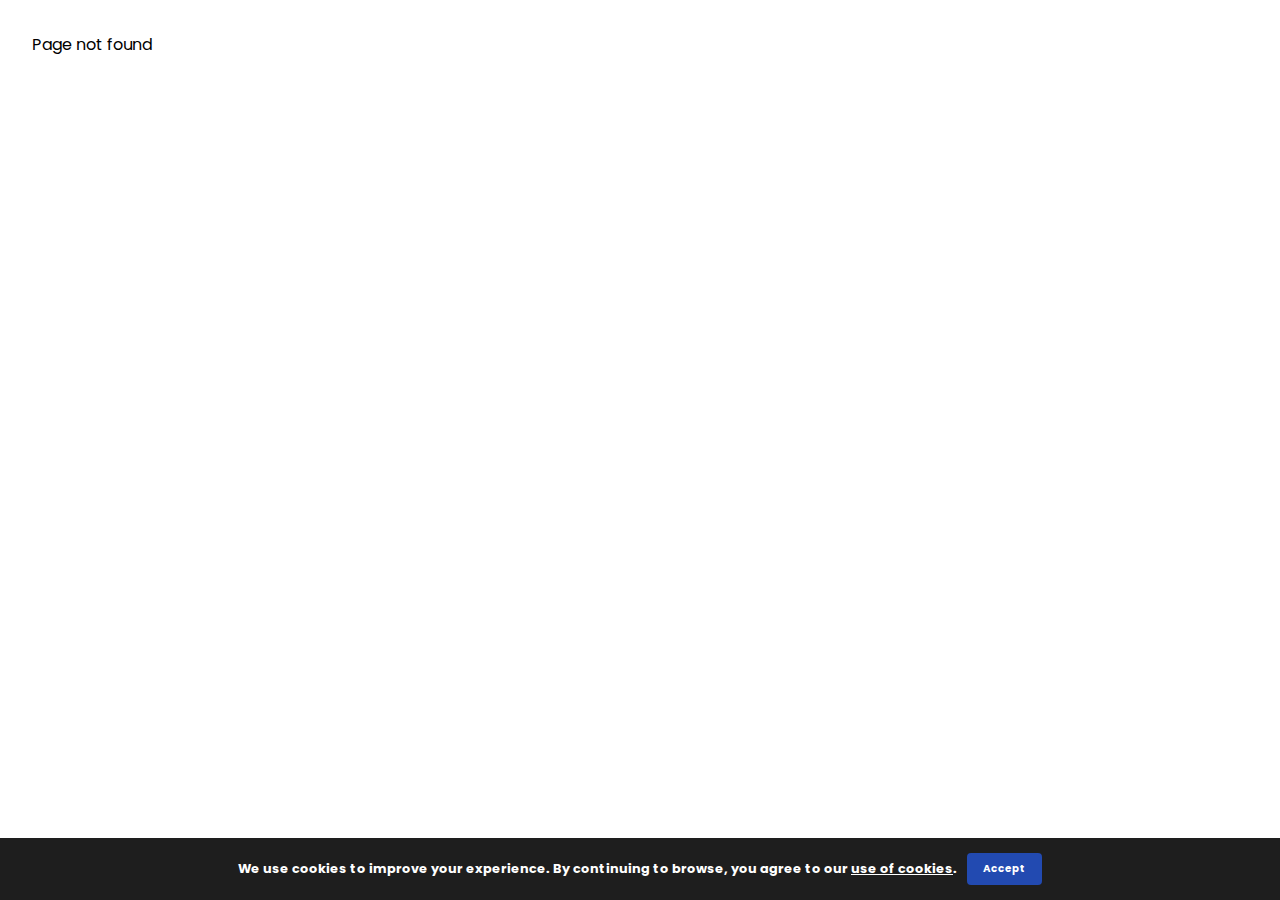
<file: wovlabs_dump/index.html>
<!DOCTYPE html>
<html lang="en">
  <head>
    <meta charset="UTF-8" />
    <title>Wovlabs</title>
    <meta name="viewport" content="width=device-width, initial-scale=1" />
    <link rel="icon" type="image/x-icon" href="pages/favicon.ico" />
    <link rel="stylesheet" href="pages/index-3ce4a0cf.css" />
  </head>
  <body>
    <!--
      Simple shell page to load the built Wovlabs bundle.
      If your app expects a specific root element, update the div id here.
    -->
    <div id="app"></div>
    <script type="module" src="pages/index-f0dacc1e.js"></script>
  </body>
</html>
</file>
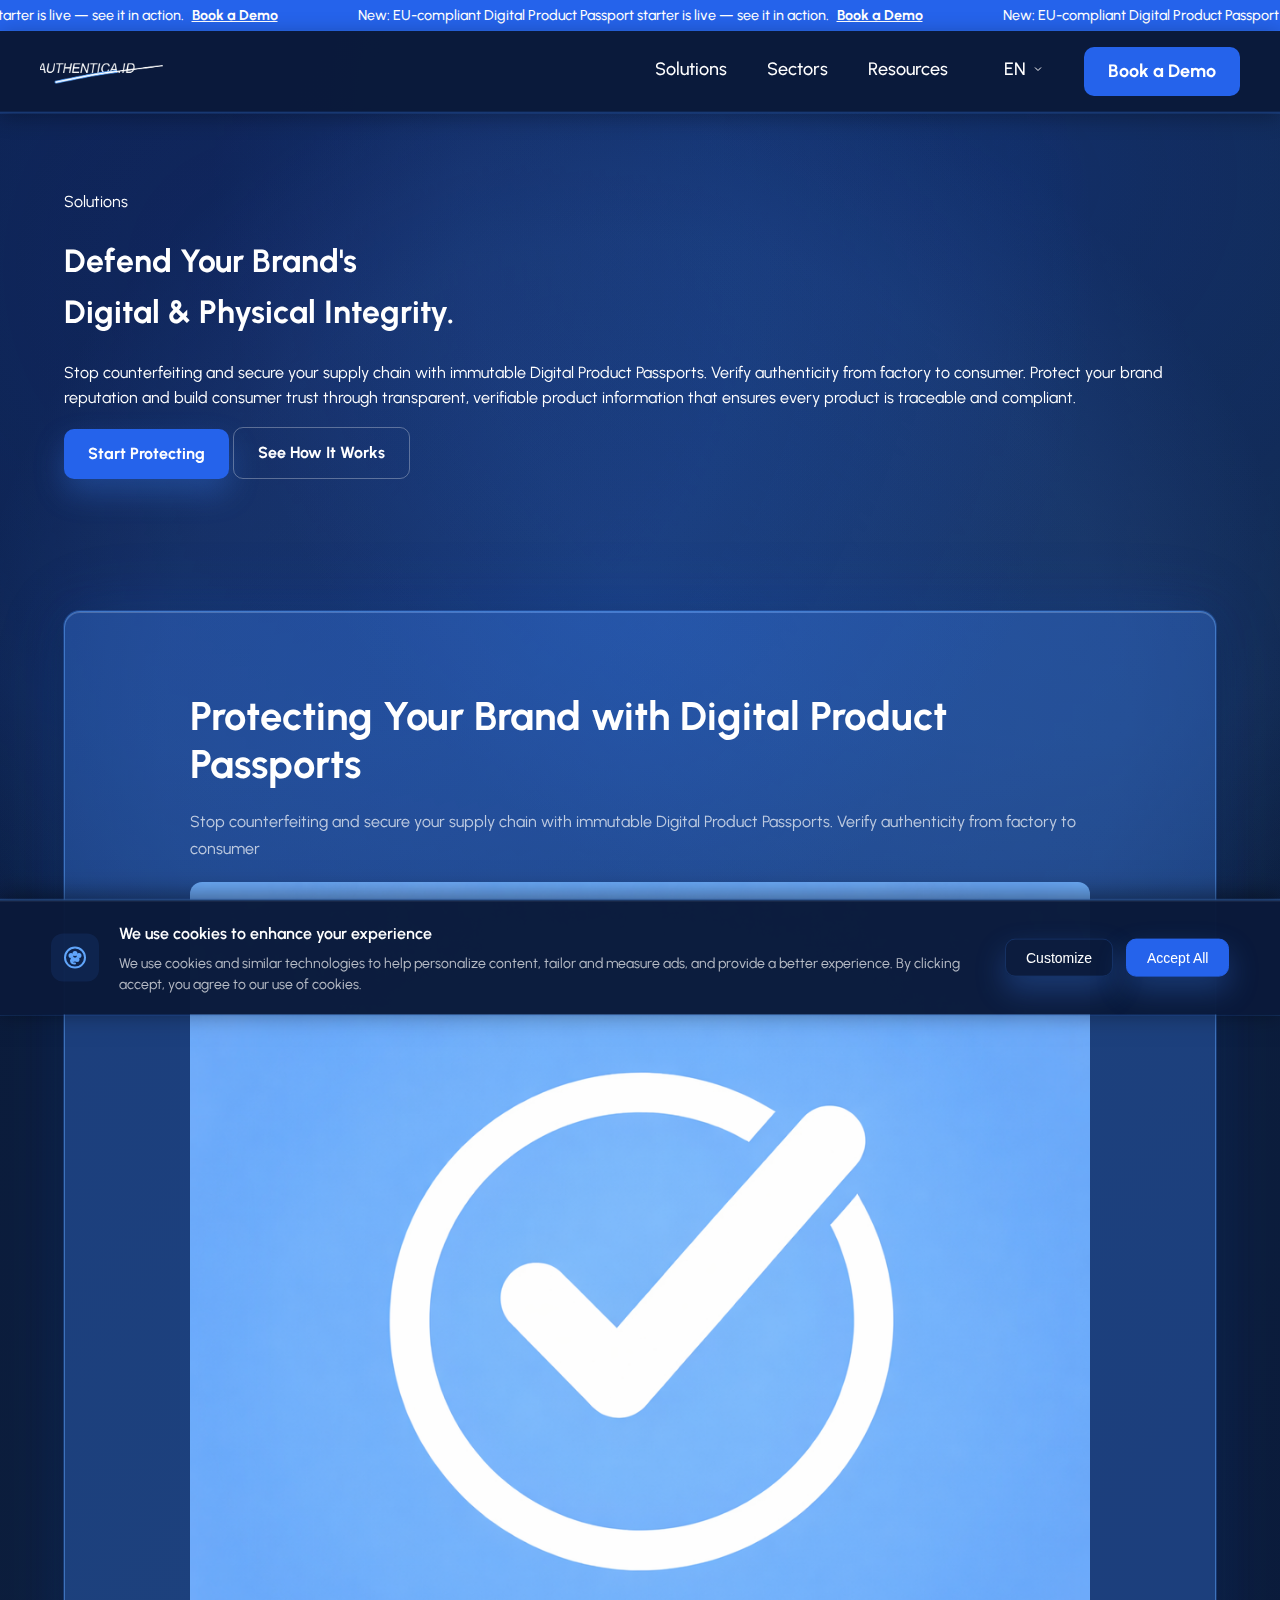
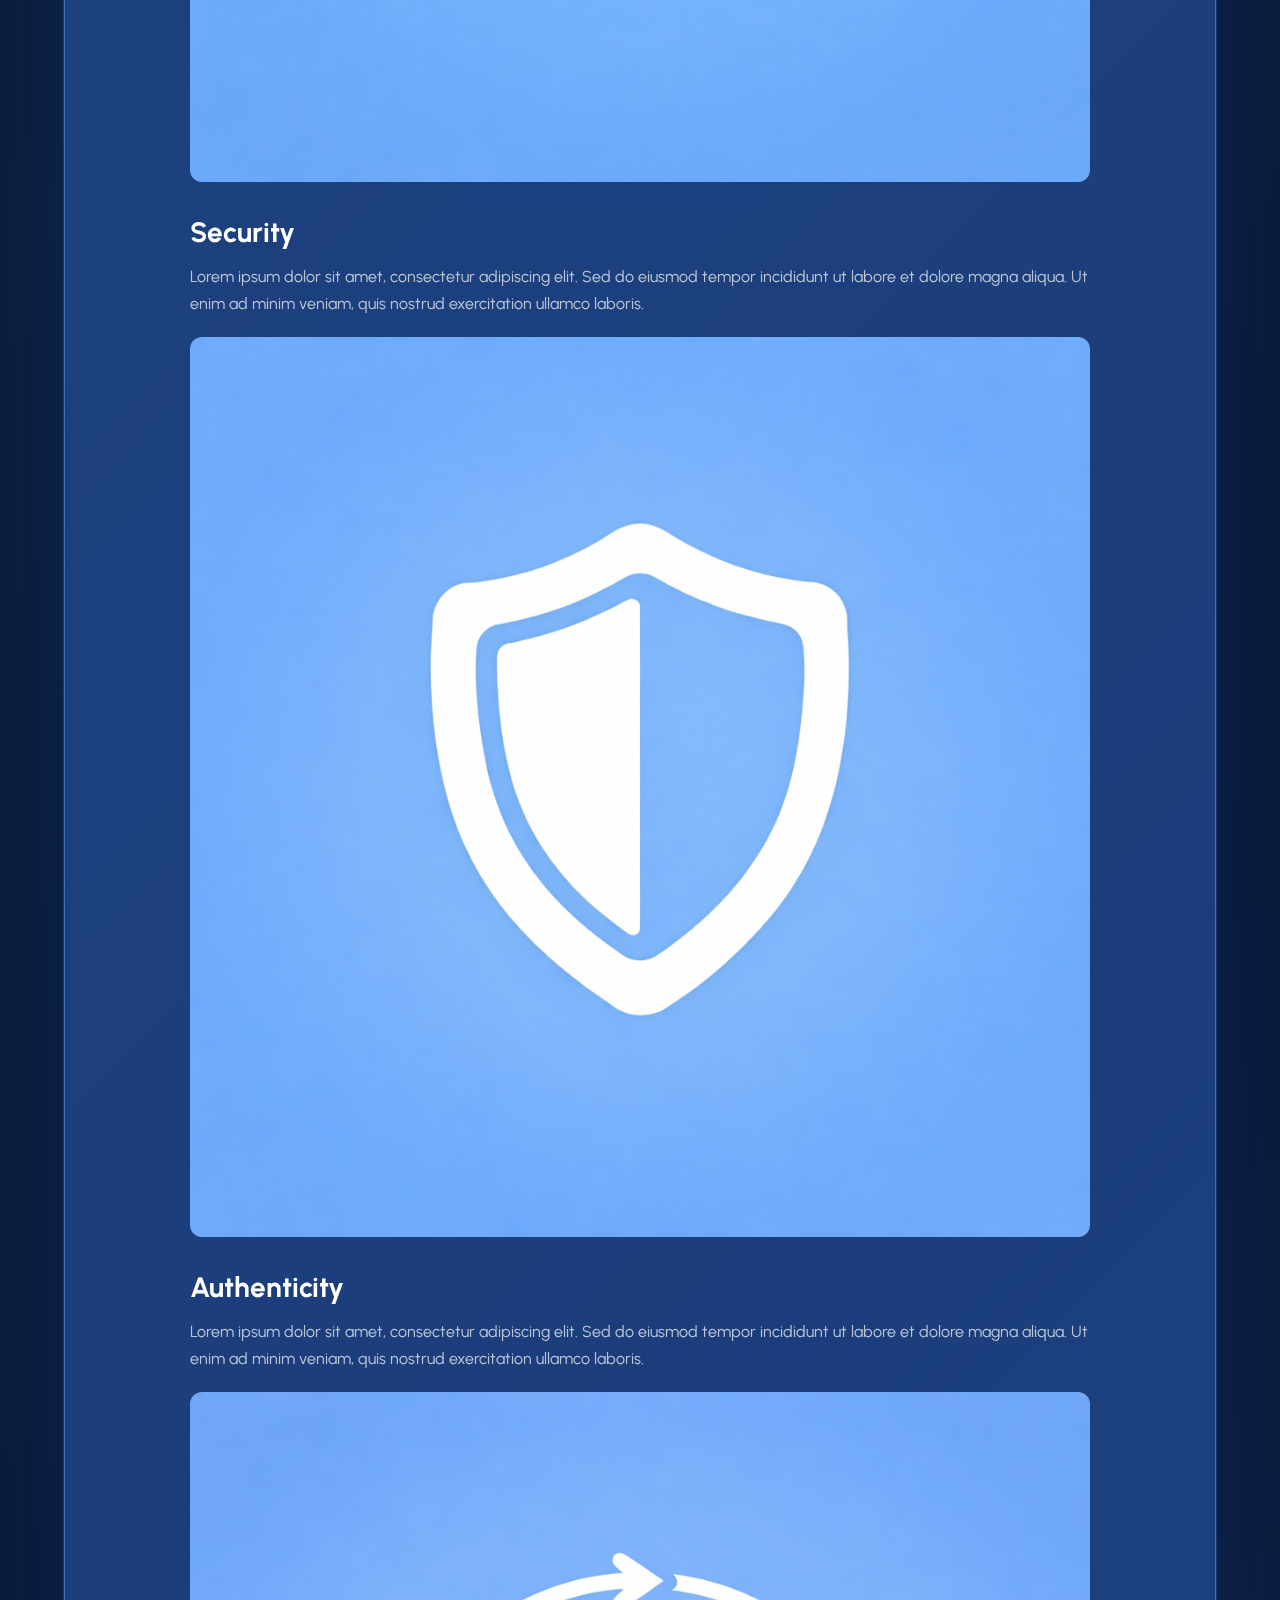
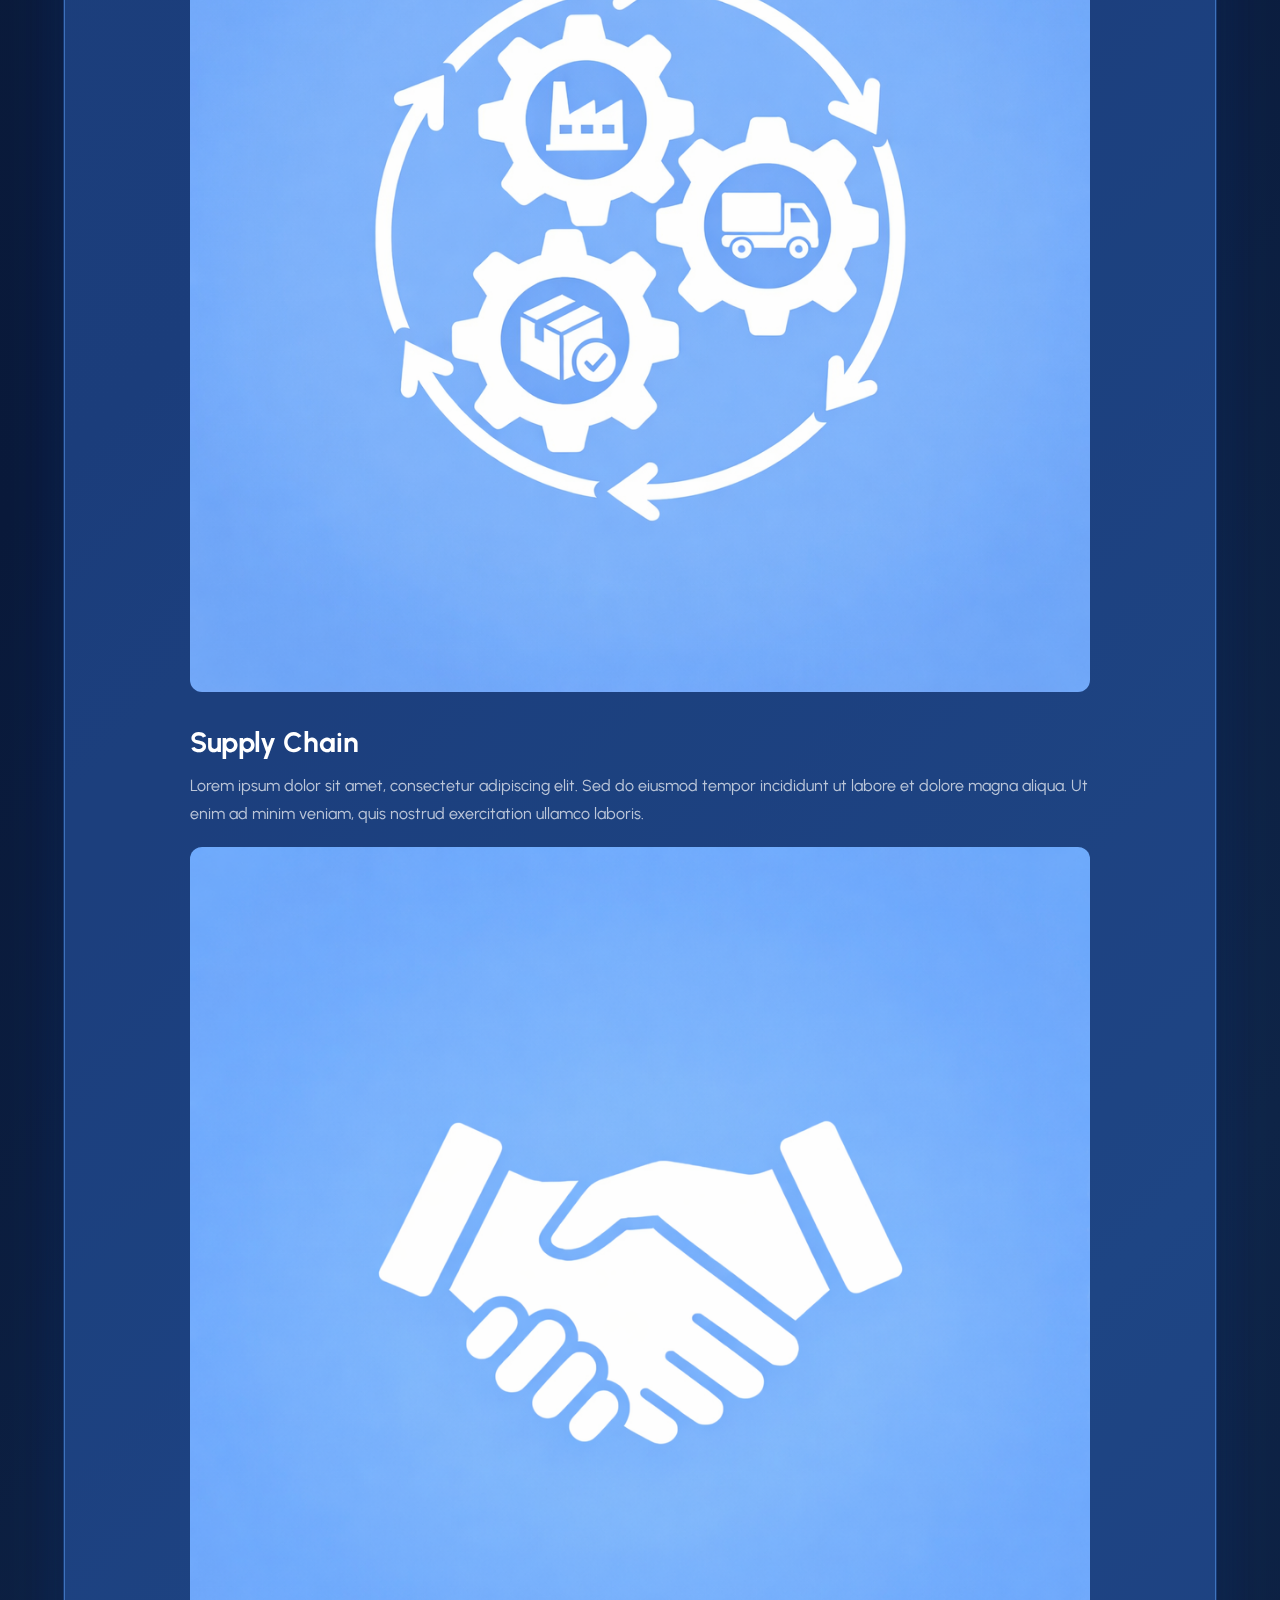
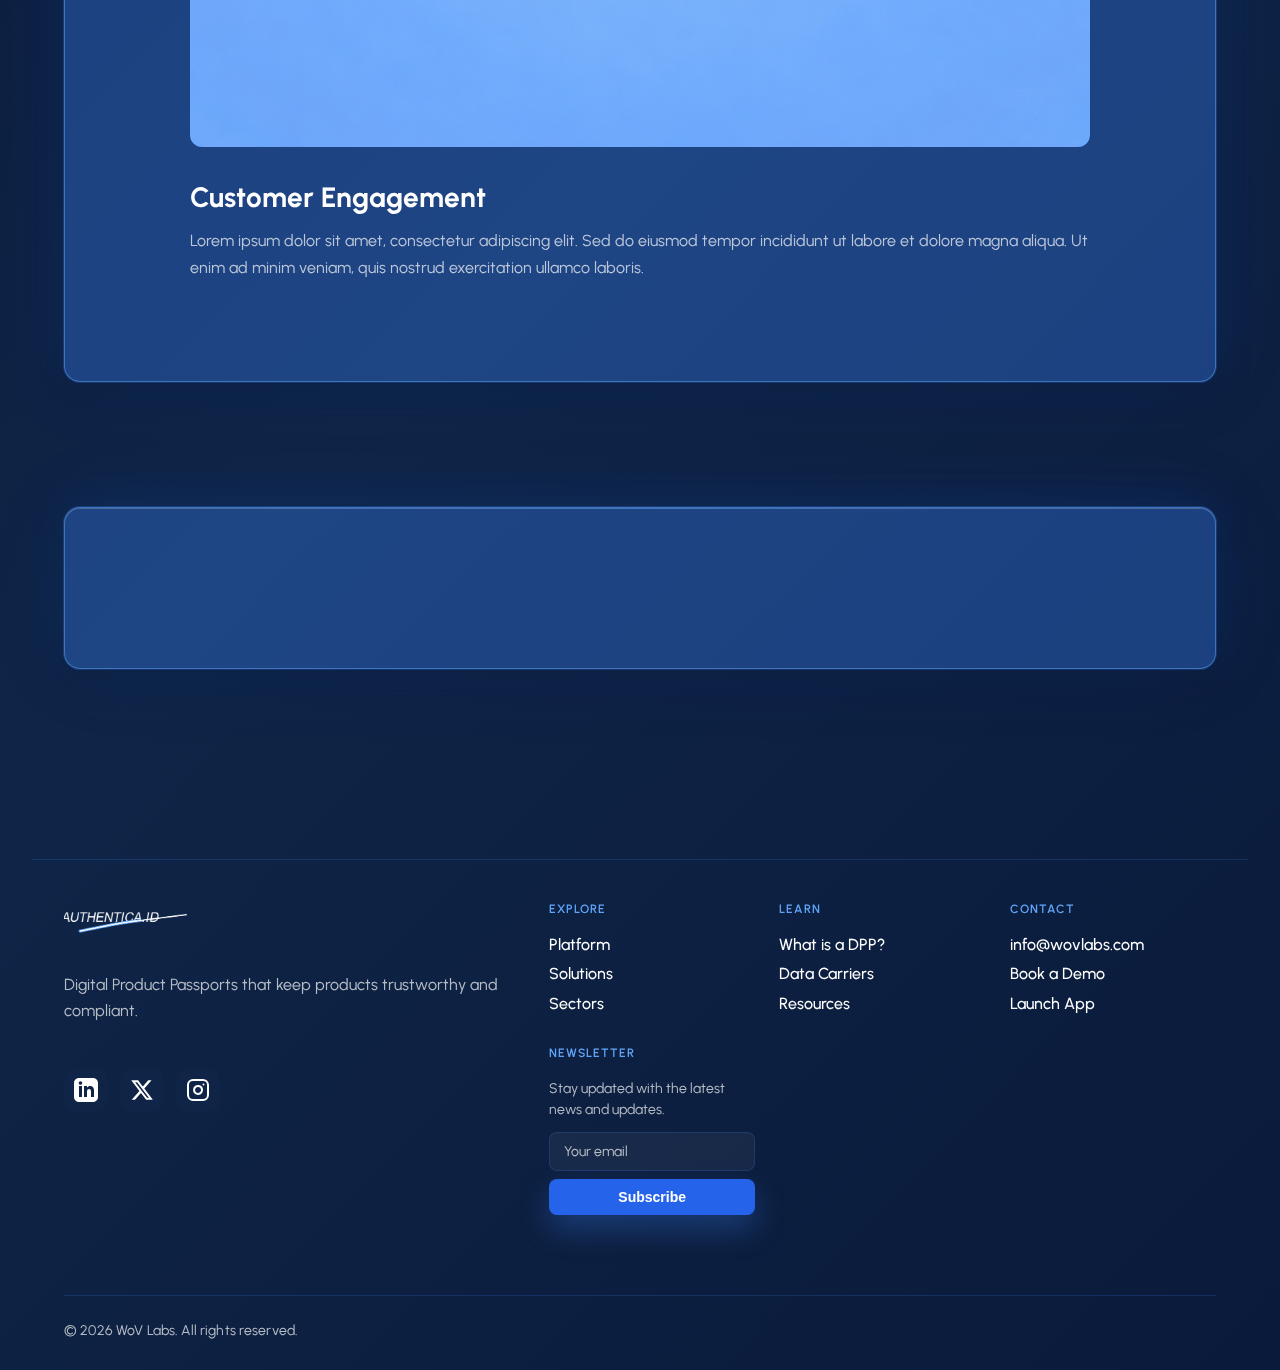
<file: brand-protection.html>
<!DOCTYPE html>
<html lang="en">
  <head>
    <meta charset="UTF-8" />
    <meta name="viewport" content="width=device-width, initial-scale=1.0" />
    <title>Brand Protection | AUTHENTICA.ID by Wov Labs</title>
    <link rel="preconnect" href="https://fonts.googleapis.com" />
    <link rel="preconnect" href="https://fonts.gstatic.com" crossorigin />
    <link
      href="https://fonts.googleapis.com/css2?family=Urbanist:wght@400;500;600;700&display=swap"
      rel="stylesheet"
    />
    <link rel="stylesheet" href="./styles.css" />
  </head>
  <body>
    <div class="announcement">
      <div class="announcement__container">
        <div class="announcement__scroll">
          <div class="announcement__text">
            <span data-i18n="announcementText">New: EU-compliant Digital Product Passport starter is live — see it in action.</span>
            <a href="book-demo.html" data-i18n="navBookDemo">Book a Demo</a>
          </div>
          <div class="announcement__text" aria-hidden="true">
            <span data-i18n="announcementText">New: EU-compliant Digital Product Passport starter is live — see it in action.</span>
            <a href="book-demo.html" data-i18n="navBookDemo">Book a Demo</a>
          </div>
          <div class="announcement__text" aria-hidden="true">
            <span data-i18n="announcementText">New: EU-compliant Digital Product Passport starter is live — see it in action.</span>
            <a href="book-demo.html" data-i18n="navBookDemo">Book a Demo</a>
          </div>
        </div>
      </div>
    </div>

    <header class="nav">
      <a href="index.html" class="nav__logo">
        <img src="./logo.png" alt="AUTHENTICA.ID" class="nav__logo-img" />
      </a>
      <nav class="nav__links" id="nav-links">
        <div class="nav__item nav__item--has-sub">
          <a href="index.html#solutions" data-i18n="navSolutions">Solutions</a>
          <div class="nav__sub">
            <a href="brand-protection.html" data-i18n="navBrandProtection">Brand Protection</a>
            <a href="eu-compliance.html" data-i18n="navEUCompliance">EU Compliance</a>
            <a href="customer-engagement.html" data-i18n="navCustomerEngagement">Customer Engagement</a>
          </div>
        </div>
        <a href="sectors.html" data-i18n="navSectors">Sectors</a>
        <div class="nav__item nav__item--has-sub">
          <a href="index.html#resources" data-i18n="navResources">Resources</a>
          <div class="nav__sub">
            <a href="index.html#dpp" data-i18n="navWhatIsDPP">What is a DPP?</a>
            <a href="index.html#data-carriers" data-i18n="navDataCarriers">Data Carriers</a>
          </div>
        </div>
        <div class="nav__item nav__item--has-sub nav__lang">
          <a href="#" class="nav__lang-btn" id="lang-switcher" aria-label="Language">
            <span id="current-lang">EN</span>
            <svg width="12" height="12" viewBox="0 0 24 24" fill="none" stroke="currentColor" stroke-width="2">
              <polyline points="6 9 12 15 18 9"></polyline>
            </svg>
          </a>
          <div class="nav__sub nav__lang-dropdown" id="lang-dropdown">
            <a href="#" data-lang="en" class="nav__lang-option"><span class="nav__lang-flag">🇬🇧</span> English</a>
            <a href="#" data-lang="it" class="nav__lang-option"><span class="nav__lang-flag">🇮🇹</span> Italiano</a>
            <a href="#" data-lang="fr" class="nav__lang-option"><span class="nav__lang-flag">🇫🇷</span> Français</a>
            <a href="#" data-lang="es" class="nav__lang-option"><span class="nav__lang-flag">🇪🇸</span> Español</a>
          </div>
        </div>
        <a class="btn btn--header" href="book-demo.html" data-i18n="navBookDemo">Book a Demo</a>
      </nav>
      <button
        class="nav__toggle"
        id="nav-toggle"
        aria-label="Toggle menu"
        aria-expanded="false"
      >
        <span></span><span></span><span></span>
      </button>
    </header>

    <main>
      <section class="secure-network-hero">
        <!-- Layer 1 (z-0): Background Visuals -->
        <div class="secure-network-hero__glow"></div>
        <div class="secure-network-hero__network"></div>
        
        <!-- Layer 3 (z-10): Foreground Content -->
        <div class="secure-network-hero__content">
          <p class="secure-network-hero__label">Solutions</p>
          <h1>Defend Your Brand's<br><span class="gradient-text">Digital & Physical Integrity.</span></h1>
          <p class="secure-network-hero__subheadline">
            Stop counterfeiting and secure your supply chain with immutable Digital Product Passports. Verify authenticity from factory to consumer. Protect your brand reputation and build consumer trust through transparent, verifiable product information that ensures every product is traceable and compliant.
          </p>
          <div class="secure-network-hero__actions">
            <a class="btn btn--primary" href="book-demo.html">Start Protecting</a>
            <a class="btn btn--secondary" href="#learn-more">See How It Works</a>
          </div>
        </div>
      </section>

      <section class="band band--no-frame">
        <div class="page-content">
          <h2>Protecting Your Brand with Digital Product Passports</h2>
          <p class="band--no-frame__subtitle">Stop counterfeiting and secure your supply chain with immutable Digital Product Passports. Verify authenticity from factory to consumer</p>
          
          <div class="features-grid-2x2">
            <div class="feature-point">
              <div class="feature-point__icon">
                <img src="./wovlabs_dump/images/verify_icon.png" alt="Security" />
              </div>
              <div class="feature-point__content">
                <h3 class="feature-point__title">Security</h3>
                <p class="feature-point__subtitle">Lorem ipsum dolor sit amet, consectetur adipiscing elit. Sed do eiusmod tempor incididunt ut labore et dolore magna aliqua. Ut enim ad minim veniam, quis nostrud exercitation ullamco laboris.</p>
              </div>
            </div>
            
            <div class="feature-point">
              <div class="feature-point__icon">
                <img src="./wovlabs_dump/images/authentic_icon.png" alt="Authenticity" />
              </div>
              <div class="feature-point__content">
                <h3 class="feature-point__title">Authenticity</h3>
                <p class="feature-point__subtitle">Lorem ipsum dolor sit amet, consectetur adipiscing elit. Sed do eiusmod tempor incididunt ut labore et dolore magna aliqua. Ut enim ad minim veniam, quis nostrud exercitation ullamco laboris.</p>
              </div>
            </div>
            
            <div class="feature-point">
              <div class="feature-point__icon">
                <img src="./wovlabs_dump/images/supply_icon.png" alt="Supply Chain" />
              </div>
              <div class="feature-point__content">
                <h3 class="feature-point__title">Supply Chain</h3>
                <p class="feature-point__subtitle">Lorem ipsum dolor sit amet, consectetur adipiscing elit. Sed do eiusmod tempor incididunt ut labore et dolore magna aliqua. Ut enim ad minim veniam, quis nostrud exercitation ullamco laboris.</p>
              </div>
            </div>
            
            <div class="feature-point">
              <div class="feature-point__icon">
                <img src="./wovlabs_dump/images/customer_icon.png" alt="Customer Engagement" />
              </div>
              <div class="feature-point__content">
                <h3 class="feature-point__title">Customer Engagement</h3>
                <p class="feature-point__subtitle">Lorem ipsum dolor sit amet, consectetur adipiscing elit. Sed do eiusmod tempor incididunt ut labore et dolore magna aliqua. Ut enim ad minim veniam, quis nostrud exercitation ullamco laboris.</p>
              </div>
            </div>
          </div>
        </div>
      </section>

      <section class="band band--no-frame">
        <div class="page-content">
        </div>
      </section>


    </main>

    <footer class="footer">
      <div class="footer__brand">
        <a href="index.html" class="nav__logo">
          <img src="./logo.png" alt="AUTHENTICA.ID" class="nav__logo-img" />
        </a>
        <p>Digital Product Passports that keep products trustworthy and compliant.</p>
        <div class="footer__social">
          <a href="https://www.linkedin.com/company/wovlabs/" target="_blank" rel="noopener noreferrer" aria-label="LinkedIn">
            <svg width="24" height="24" viewBox="0 0 24 24" fill="currentColor">
              <path d="M19 0h-14c-2.761 0-5 2.239-5 5v14c0 2.761 2.239 5 5 5h14c2.762 0 5-2.239 5-5v-14c0-2.761-2.238-5-5-5zm-11 19h-3v-11h3v11zm-1.5-12.268c-.966 0-1.75-.79-1.75-1.764s.784-1.764 1.75-1.764 1.75.79 1.75 1.764-.783 1.764-1.75 1.764zm13.5 12.268h-3v-5.604c0-3.368-4-3.113-4 0v5.604h-3v-11h3v1.765c1.396-2.586 7-2.777 7 2.476v6.759z"/>
            </svg>
          </a>
          <a href="https://x.com/wovlabs_com" target="_blank" rel="noopener noreferrer" aria-label="X (Twitter)">
            <svg width="24" height="24" viewBox="0 0 24 24" fill="currentColor">
              <path d="M18.244 2.25h3.308l-7.227 8.26 8.502 11.24H16.17l-5.214-6.817L4.99 21.75H1.68l7.73-8.835L1.254 2.25H8.08l4.713 6.231zm-1.161 17.52h1.833L7.084 4.126H5.117z"/>
            </svg>
          </a>
          <a href="https://www.instagram.com/wovlabs/" target="_blank" rel="noopener noreferrer" aria-label="Instagram">
            <svg width="24" height="24" viewBox="0 0 24 24" fill="none" stroke="currentColor" stroke-width="2" stroke-linecap="round" stroke-linejoin="round">
              <rect x="2" y="2" width="20" height="20" rx="5" ry="5"/>
              <path d="M16 11.37A4 4 0 1 1 12.63 8 4 4 0 0 1 16 11.37z"/>
              <line x1="17.5" y1="6.5" x2="17.51" y2="6.5"/>
            </svg>
          </a>
        </div>
      </div>
      <div class="footer__links">
        <div>
          <p class="eyebrow" data-i18n="footerExplore">Explore</p>
          <a href="index.html#platform" data-i18n="navPlatform">Platform</a>
          <a href="index.html#solutions" data-i18n="navSolutions">Solutions</a>
          <a href="sectors.html" data-i18n="navSectors">Sectors</a>
        </div>
        <div>
          <p class="eyebrow" data-i18n="footerLearn">Learn</p>
          <a href="index.html#dpp" data-i18n="navWhatIsDPP">What is a DPP?</a>
          <a href="index.html#data-carriers" data-i18n="navDataCarriers">Data Carriers</a>
          <a href="index.html#resources" data-i18n="navResources">Resources</a>
        </div>
        <div>
          <p class="eyebrow" data-i18n="footerContact">Contact</p>
          <a href="mailto:info@wovlabs.com">info@wovlabs.com</a>
          <a href="book-demo.html" data-i18n="navBookDemo">Book a Demo</a>
          <a href="https://app.wovlabs.com/" target="_blank" rel="noopener noreferrer" data-i18n="launchApp">Launch App</a>
        </div>
        <div class="footer__newsletter">
          <p class="eyebrow" data-i18n="footerNewsletter">Newsletter</p>
          <p class="footer__newsletter-desc" data-i18n="footerNewsletterDesc">Stay updated with the latest news and updates.</p>
          <form class="footer__newsletter-form" onsubmit="event.preventDefault(); alert('Thank you for subscribing!');">
            <input type="email" data-i18n-placeholder="footerNewsletterPlaceholder" placeholder="Your email" required class="footer__newsletter-input" />
            <button type="submit" class="btn btn--small" data-i18n="footerSubscribe">Subscribe</button>
          </form>
        </div>
      </div>
      <div class="footer__copyright">
        <p>&copy; <span id="copyright-year">2025</span> WoV Labs. All rights reserved.</p>
      </div>
    </footer>

    <!-- Cookie Consent Banner -->
    <div class="cookie-banner" id="cookie-banner" role="dialog" aria-label="Cookie consent">
      <div class="cookie-banner__content">
        <div class="cookie-banner__icon">
          <svg width="24" height="24" viewBox="0 0 24 24" fill="none" stroke="currentColor" stroke-width="2">
            <circle cx="12" cy="12" r="10"/>
            <circle cx="8" cy="10" r="1.5" fill="currentColor"/>
            <circle cx="12" cy="8" r="1.5" fill="currentColor"/>
            <circle cx="16" cy="10" r="1.5" fill="currentColor"/>
            <circle cx="10" cy="14" r="1.5" fill="currentColor"/>
            <circle cx="14" cy="14" r="1.5" fill="currentColor"/>
            <path d="M12 18c-2 0-4-1-4-3" stroke-linecap="round"/>
          </svg>
        </div>
        <div class="cookie-banner__text">
          <p class="cookie-banner__title" data-i18n="cookieTitle">We use cookies to enhance your experience</p>
          <p class="cookie-banner__description" data-i18n="cookieDescription">We use cookies and similar technologies to help personalize content, tailor and measure ads, and provide a better experience. By clicking accept, you agree to our use of cookies.</p>
        </div>
        <div class="cookie-banner__actions">
          <button class="btn btn--cookie-secondary" id="cookie-customize" data-i18n="cookieCustomize">Customize</button>
          <button class="btn btn--cookie-primary" id="cookie-accept-all" data-i18n="cookieAcceptAll">Accept All</button>
        </div>
      </div>
    </div>

    <!-- Cookie Preferences Modal -->
    <div class="cookie-modal" id="cookie-modal" role="dialog" aria-labelledby="cookie-modal-title" aria-hidden="true">
      <div class="cookie-modal__overlay"></div>
      <div class="cookie-modal__content">
        <div class="cookie-modal__header">
          <h2 class="cookie-modal__title" id="cookie-modal-title" data-i18n="cookieModalTitle">Customize your preferences</h2>
          <button class="cookie-modal__close" id="cookie-modal-close" aria-label="Close">
            <svg width="20" height="20" viewBox="0 0 24 24" fill="none" stroke="currentColor" stroke-width="2">
              <line x1="18" y1="6" x2="6" y2="18"/>
              <line x1="6" y1="6" x2="18" y2="18"/>
            </svg>
          </button>
        </div>
        <div class="cookie-modal__body">
          <div class="cookie-category">
            <div class="cookie-category__header">
              <div class="cookie-category__info">
                <h3 class="cookie-category__title" data-i18n="cookieEssentialTitle">Essential</h3>
                <span class="cookie-category__badge" data-i18n="cookieRequired">Required</span>
              </div>
            </div>
            <p class="cookie-category__description" data-i18n="cookieEssentialDesc">These items are required to enable basic website functionality.</p>
          </div>
          
          <div class="cookie-category">
            <div class="cookie-category__header">
              <div class="cookie-category__info">
                <h3 class="cookie-category__title" data-i18n="cookieAnalyticsTitle">Analytics</h3>
                <label class="cookie-toggle">
                  <input type="checkbox" id="cookie-analytics" checked>
                  <span class="cookie-toggle__slider"></span>
                </label>
              </div>
            </div>
            <p class="cookie-category__description" data-i18n="cookieAnalyticsDesc">These items help the website operator understand how its website performs, how visitors interact with the site, and whether there may be technical issues.</p>
          </div>
          
          <div class="cookie-category">
            <div class="cookie-category__header">
              <div class="cookie-category__info">
                <h3 class="cookie-category__title" data-i18n="cookieMarketingTitle">Marketing</h3>
                <label class="cookie-toggle">
                  <input type="checkbox" id="cookie-marketing" checked>
                  <span class="cookie-toggle__slider"></span>
                </label>
              </div>
            </div>
            <p class="cookie-category__description" data-i18n="cookieMarketingDesc">These items are used to deliver advertising that is more relevant to you and your interests.</p>
          </div>
          
          <div class="cookie-category">
            <div class="cookie-category__header">
              <div class="cookie-category__info">
                <h3 class="cookie-category__title" data-i18n="cookiePersonalizationTitle">Personalization</h3>
                <label class="cookie-toggle">
                  <input type="checkbox" id="cookie-personalization" checked>
                  <span class="cookie-toggle__slider"></span>
                </label>
              </div>
            </div>
            <p class="cookie-category__description" data-i18n="cookiePersonalizationDesc">These items allow the website to remember choices you make (such as your user name, language, or the region you are in) and provide enhanced, more personal features.</p>
          </div>
        </div>
        <div class="cookie-modal__footer">
          <button class="btn btn--cookie-remove" id="cookie-remove-all" data-i18n="cookieRemoveAll">Remove all cookies</button>
          <button class="btn btn--cookie-save" id="cookie-save" data-i18n="cookieSave">Save and submit</button>
        </div>
      </div>
    </div>

    <script src="./translations.js"></script>
    <script src="./script.js"></script>
  </body>
</html>
</file>
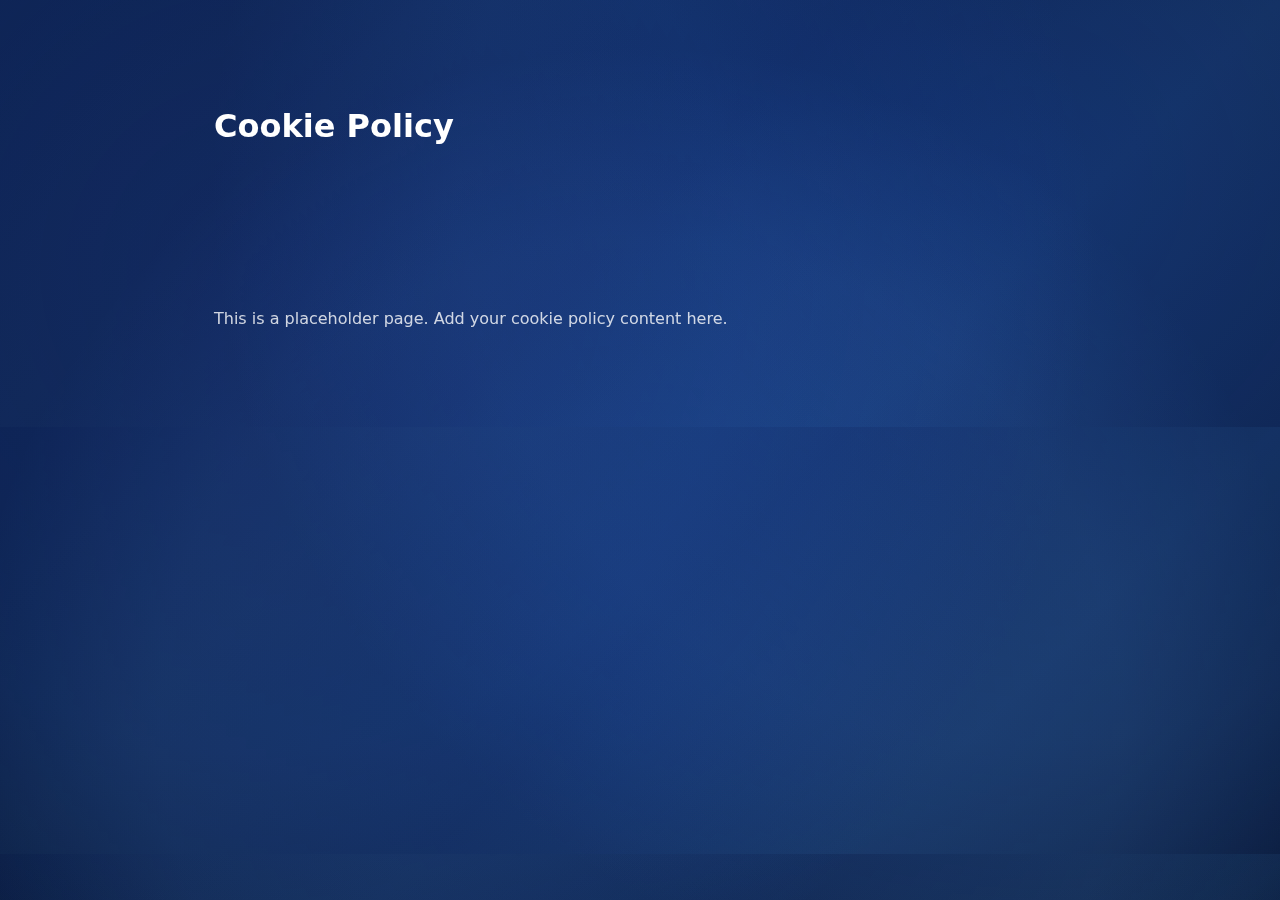
<file: cookie-policy.html>
<!DOCTYPE html>
<html lang="en">
  <head>
    <meta charset="UTF-8" />
    <meta name="viewport" content="width=device-width, initial-scale=1.0" />
    <title>Cookie Policy | Wov Labs</title>
    <link rel="stylesheet" href="./styles.css" />
  </head>
  <body>
    <main style="max-width: 900px; margin: 0 auto; padding: 80px 24px;">
      <h1 style="color: #ffffff; margin-bottom: 12px;">Cookie Policy</h1>
      <p style="color: rgba(255,255,255,0.8);">This is a placeholder page. Add your cookie policy content here.</p>
    </main>
  </body>
</html>
</file>
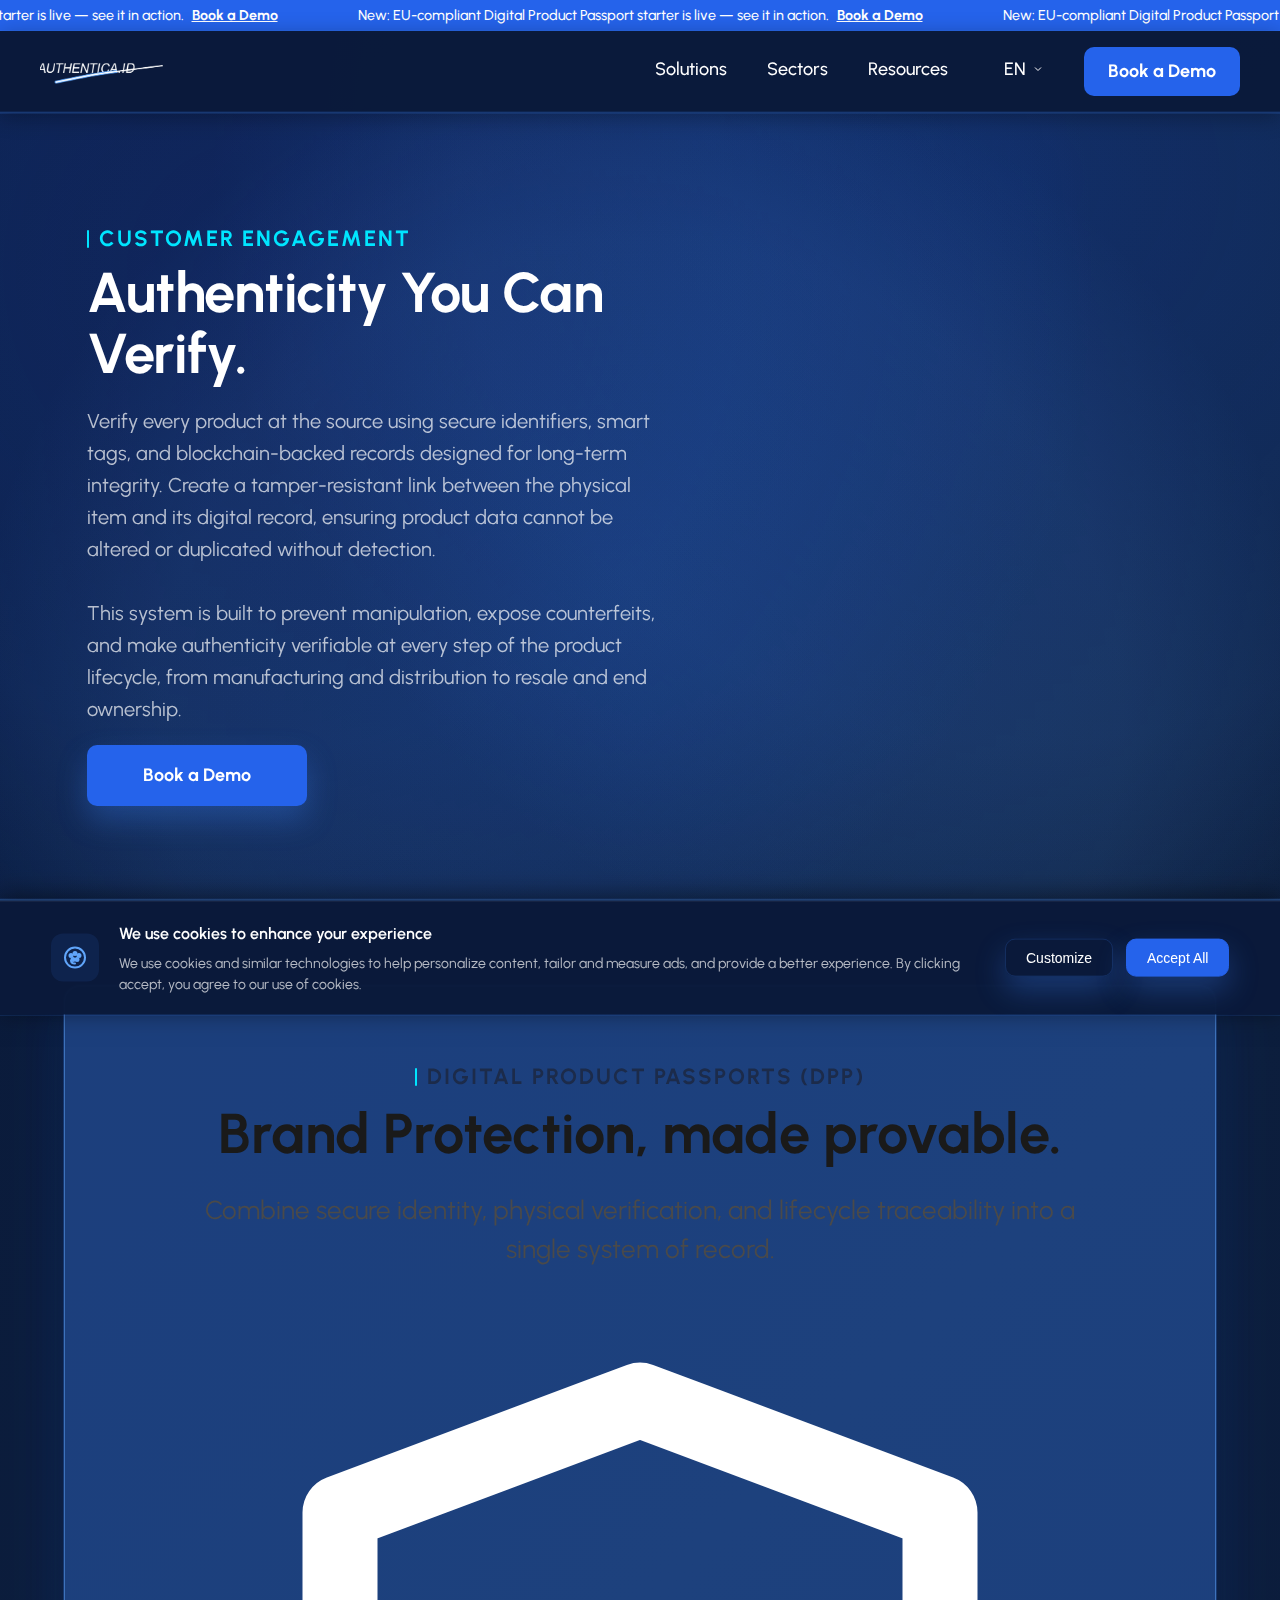
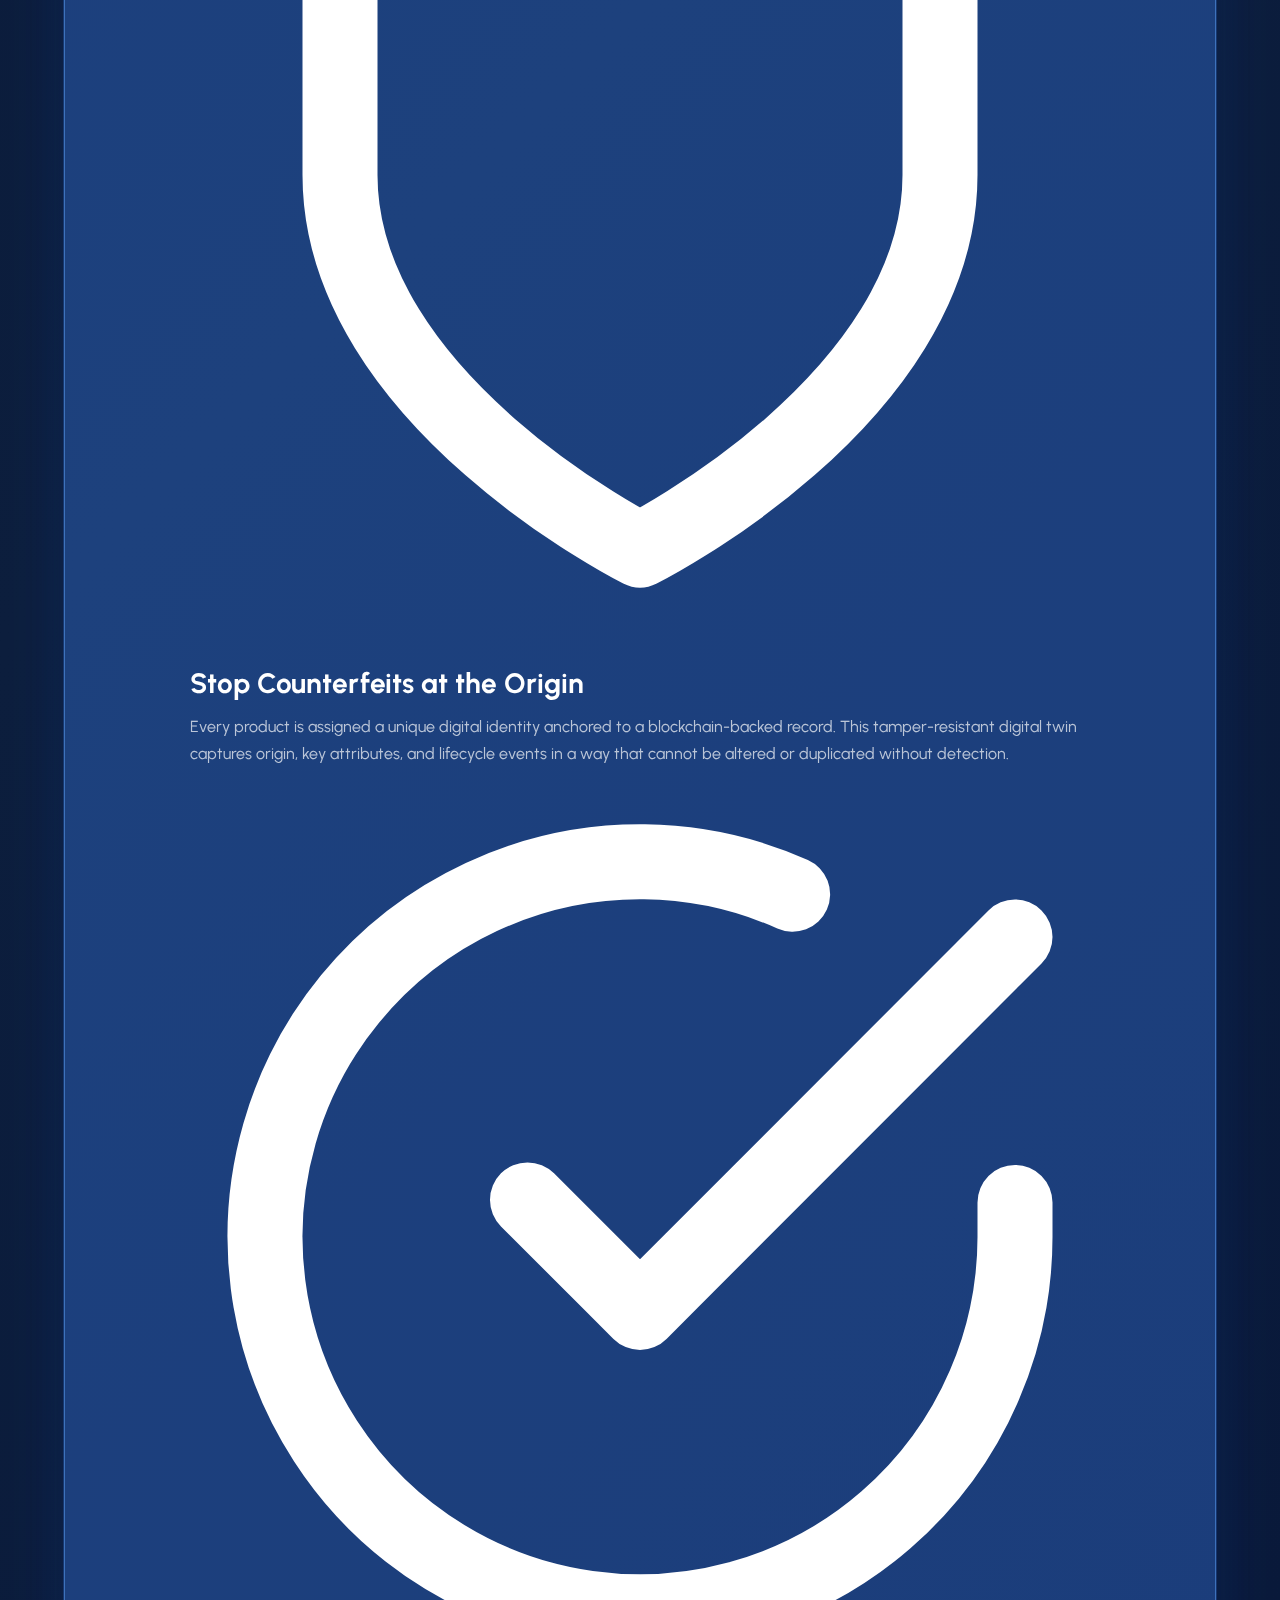
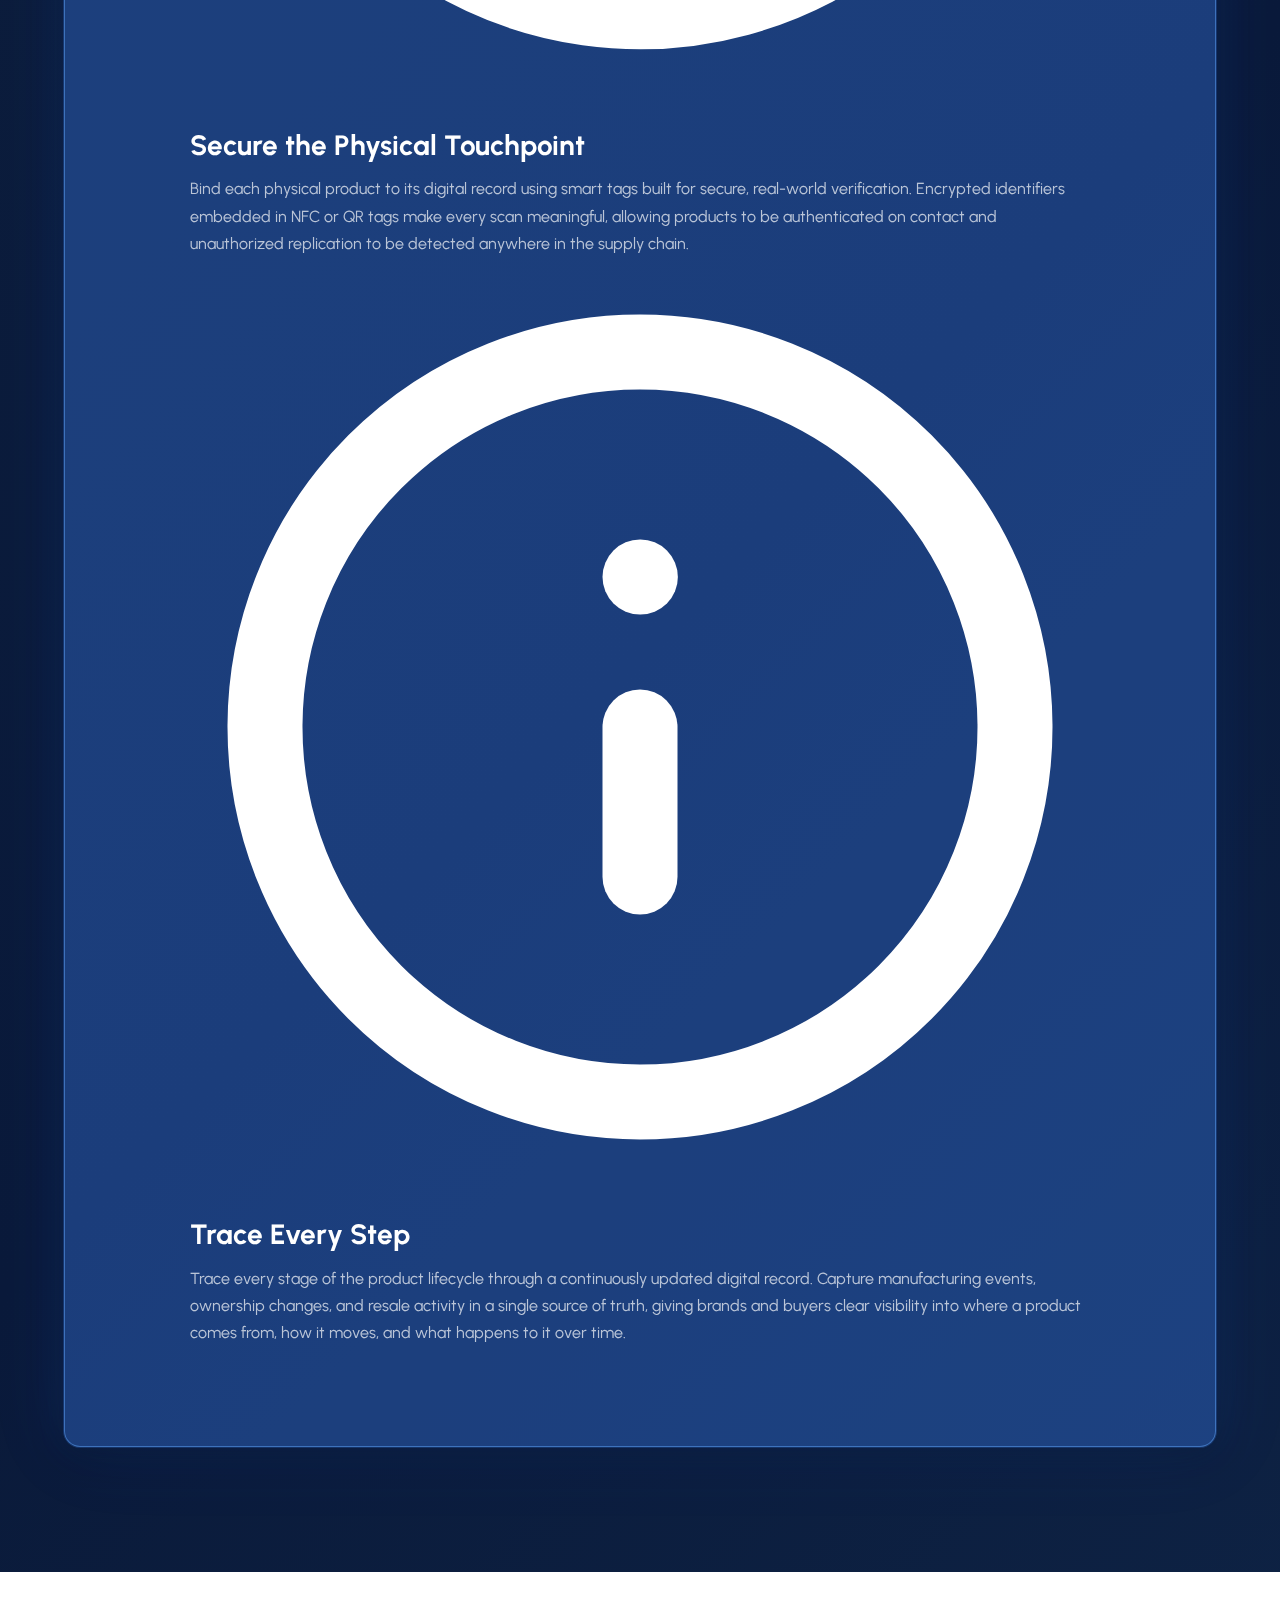
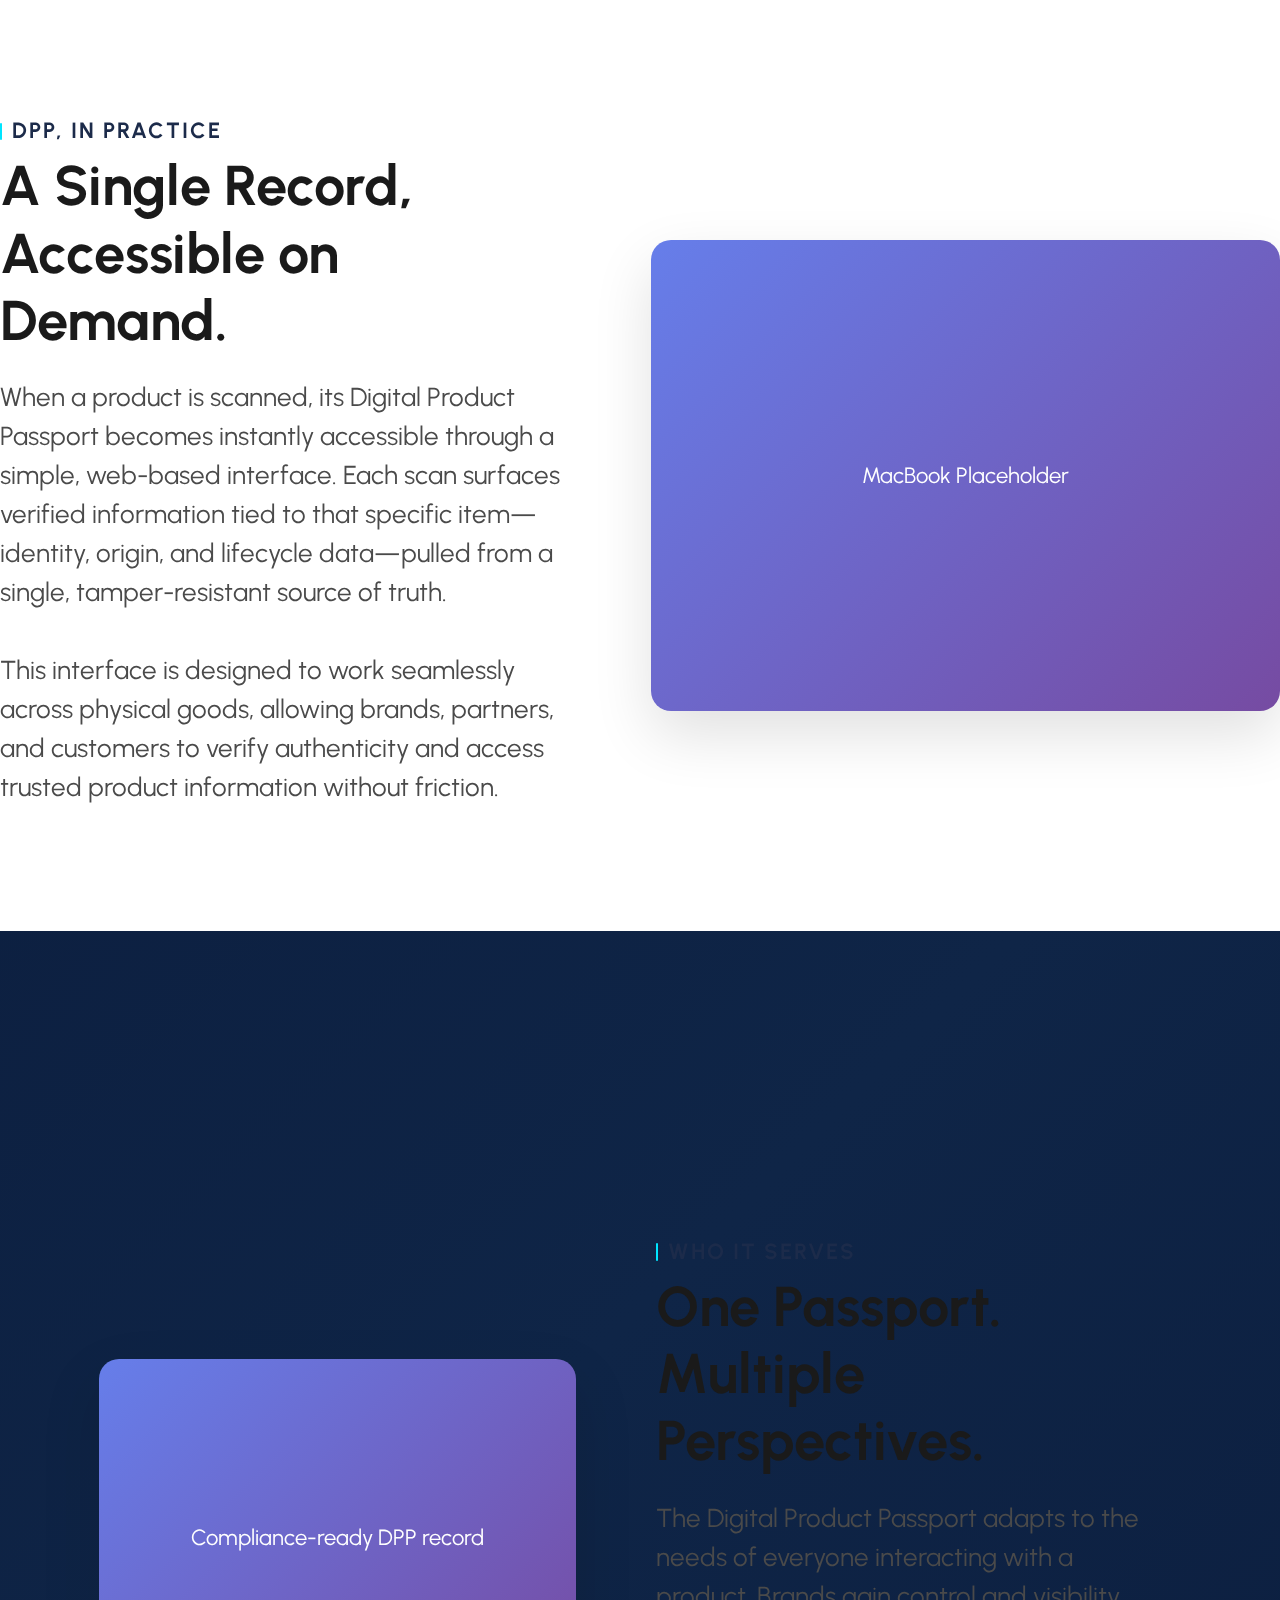
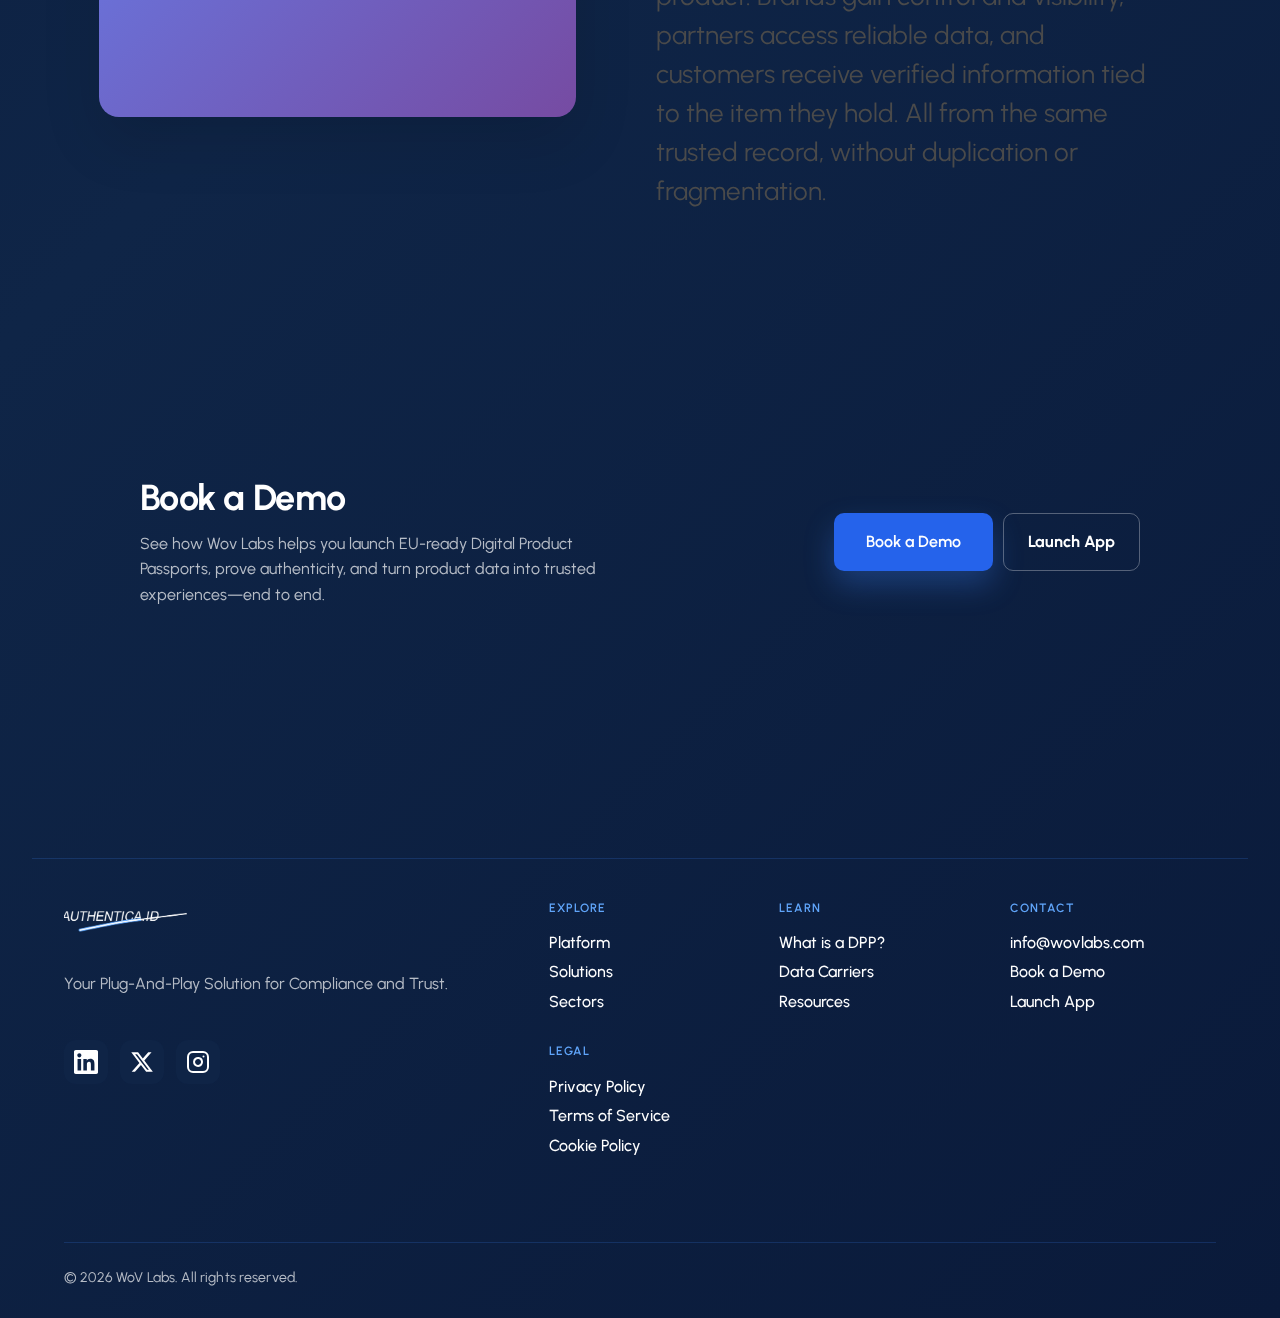
<file: customer-engagement.html>
<!DOCTYPE html>
<html lang="en">
  <head>
    <meta charset="UTF-8" />
    <meta name="viewport" content="width=device-width, initial-scale=1.0" />
    <title>Customer Engagement | AUTHENTICA.ID by Wov Labs</title>
    <link rel="preconnect" href="https://fonts.googleapis.com" />
    <link rel="preconnect" href="https://fonts.gstatic.com" crossorigin />
    <link
      href="https://fonts.googleapis.com/css2?family=Urbanist:wght@400;500;600;700&display=swap"
      rel="stylesheet"
    />
    <link rel="stylesheet" href="./styles.css" />
  </head>
  <body class="page--bp">
    <div class="announcement">
      <div class="announcement__container">
        <div class="announcement__scroll">
          <div class="announcement__text">
            <span data-i18n="announcementText">New: EU-compliant Digital Product Passport starter is live — see it in action.</span>
            <a href="book-demo.html" data-i18n="navBookDemo">Book a Demo</a>
          </div>
          <div class="announcement__text" aria-hidden="true">
            <span data-i18n="announcementText">New: EU-compliant Digital Product Passport starter is live — see it in action.</span>
            <a href="book-demo.html" data-i18n="navBookDemo">Book a Demo</a>
          </div>
          <div class="announcement__text" aria-hidden="true">
            <span data-i18n="announcementText">New: EU-compliant Digital Product Passport starter is live — see it in action.</span>
            <a href="book-demo.html" data-i18n="navBookDemo">Book a Demo</a>
          </div>
        </div>
      </div>
    </div>

    <header class="nav">
      <a href="index.html" class="nav__logo">
        <img src="./logo.png" alt="AUTHENTICA.ID" class="nav__logo-img" />
      </a>
      <nav class="nav__links" id="nav-links">
        <div class="nav__item nav__item--has-sub">
          <a href="index.html#solutions" data-i18n="navSolutions">Solutions</a>
          <div class="nav__sub">
            <a href="brand-protection.html" data-i18n="navBrandProtection">Brand Protection</a>
            <a href="eu-compliance.html" data-i18n="navEUCompliance">EU Compliance</a>
            <a href="customer-engagement.html" data-i18n="navCustomerEngagement">Customer Engagement</a>
          </div>
        </div>
        <a href="sectors.html" data-i18n="navSectors">Sectors</a>
        <div class="nav__item nav__item--has-sub">
          <a href="index.html#resources" data-i18n="navResources">Resources</a>
          <div class="nav__sub">
            <a href="index.html#dpp" data-i18n="navWhatIsDPP">What is a DPP?</a>
            <a href="index.html#data-carriers" data-i18n="navDataCarriers">Data Carriers</a>
          </div>
        </div>
        <div class="nav__item nav__item--has-sub nav__lang">
          <a href="#" class="nav__lang-btn" id="lang-switcher" aria-label="Language">
            <span id="current-lang">EN</span>
            <svg width="12" height="12" viewBox="0 0 24 24" fill="none" stroke="currentColor" stroke-width="2">
              <polyline points="6 9 12 15 18 9"></polyline>
            </svg>
          </a>
          <div class="nav__sub nav__lang-dropdown" id="lang-dropdown">
            <a href="#" data-lang="en" class="nav__lang-option"><span class="nav__lang-flag">🇬🇧</span> English</a>
            <a href="#" data-lang="it" class="nav__lang-option"><span class="nav__lang-flag">🇮🇹</span> Italiano</a>
            <a href="#" data-lang="fr" class="nav__lang-option"><span class="nav__lang-flag">🇫🇷</span> Français</a>
            <a href="#" data-lang="es" class="nav__lang-option"><span class="nav__lang-flag">🇪🇸</span> Español</a>
          </div>
        </div>
        <a class="btn btn--header" href="book-demo.html" data-i18n="navBookDemo">Book a Demo</a>
      </nav>
      <button
        class="nav__toggle"
        id="nav-toggle"
        aria-label="Toggle menu"
        aria-expanded="false"
      >
        <span></span><span></span><span></span>
      </button>
    </header>

    <main>
      <section class="hero hero--bp" id="home">
        <div class="hero__content">
          <div style="display: flex; align-items: center; gap: 10px; margin-bottom: 12px;">
            <span style="display: inline-block; width: 2px; height: 1.1em; background: #00E5FF; border-radius: 2px;"></span>
            <span style="color: #00E5FF; font-size: clamp(16px, 1.8vw, 22px); font-weight: 700; text-transform: uppercase; letter-spacing: 0.09em; line-height: 1;">Customer Engagement</span>
          </div>
          <h1 class="hero__brand" data-i18n="bpHeroBrand">Authenticity You Can Verify.</h1>
          <p class="hero__lead" data-i18n="bpHeroSubtitle">
            Verify every product at the source using secure identifiers, smart tags, and blockchain-backed records designed for long-term integrity. Create a tamper-resistant link between the physical item and its digital record, ensuring product data cannot be altered or duplicated without detection.
            <br /><br />
            This system is built to prevent manipulation, expose counterfeits, and make authenticity verifiable at every step of the product lifecycle, from manufacturing and distribution to resale and end ownership.
          </p>
          <div class="hero__actions">
            <a class="btn" href="book-demo.html" data-i18n="navBookDemo">Book a Demo</a>
          </div>
        </div>
      </section>

      <section class="band band--no-frame">
        <div class="page-content">
          <div style="text-align: center; margin-bottom: 56px;">
            <div style="display: flex; justify-content: center; align-items: center; gap: 10px; margin-bottom: 12px;">
              <span style="display: inline-block; width: 2px; height: 1.1em; background: #00E5FF; border-radius: 2px;"></span>
              <span style="color: #1C2B4A; font-size: clamp(16px, 1.8vw, 22px); font-weight: 700; text-transform: uppercase; letter-spacing: 0.09em; line-height: 1;">DIGITAL PRODUCT PASSPORTS (DPP)</span>
            </div>
            <h2 style="font-size: clamp(36px, 4.5vw, 56px); font-weight: 700; color: #1a1a1a; margin: 8px 0 24px; line-height: 1.2;">Brand Protection, made provable.</h2>
            <p style="font-size: clamp(18px, 2.2vw, 26px); color: #4a4a4a; max-width: 1100px; margin: 0 auto; line-height: 1.5;">Combine secure identity, physical verification, and lifecycle traceability into a single system of record.</p>
              </div>
          <div class="benefit-cards-grid">
            <!-- Card 1: Cyan -->
            <div class="benefit-card benefit-card--cyan">
              <div class="benefit-card__icon-box">
                <svg viewBox="0 0 24 24" fill="none" stroke="currentColor" stroke-width="2" stroke-linecap="round" stroke-linejoin="round">
                  <path d="M12 22s8-4 8-10V5l-8-3-8 3v7c0 6 8 10 8 10z"></path>
                </svg>
              </div>
              <h3>Stop Counterfeits at the Origin</h3>
              <p>Every product is assigned a unique digital identity anchored to a blockchain-backed record. This tamper-resistant digital twin captures origin, key attributes, and lifecycle events in a way that cannot be altered or duplicated without detection.</p>
            </div>
            
            <!-- Card 2: Indigo -->
            <div class="benefit-card benefit-card--indigo">
              <div class="benefit-card__icon-box">
                <svg viewBox="0 0 24 24" fill="none" stroke="currentColor" stroke-width="2" stroke-linecap="round" stroke-linejoin="round">
                  <path d="M22 11.08V12a10 10 0 1 1-5.93-9.14"></path>
                  <polyline points="22 4 12 14.01 9 11.01"></polyline>
                </svg>
              </div>
              <h3>Secure the Physical Touchpoint</h3>
              <p>Bind each physical product to its digital record using smart tags built for secure, real-world verification. Encrypted identifiers embedded in NFC or QR tags make every scan meaningful, allowing products to be authenticated on contact and unauthorized replication to be detected anywhere in the supply chain.</p>
            </div>
            
            <!-- Card 3: Blue -->
            <div class="benefit-card benefit-card--blue">
              <div class="benefit-card__icon-box">
                <svg viewBox="0 0 24 24" fill="none" stroke="currentColor" stroke-width="2" stroke-linecap="round" stroke-linejoin="round">
                  <circle cx="12" cy="12" r="10"></circle>
                  <line x1="12" y1="16" x2="12" y2="12"></line>
                  <line x1="12" y1="8" x2="12.01" y2="8"></line>
                </svg>
              </div>
              <h3>Trace Every Step</h3>
              <p>Trace every stage of the product lifecycle through a continuously updated digital record. Capture manufacturing events, ownership changes, and resale activity in a single source of truth, giving brands and buyers clear visibility into where a product comes from, how it moves, and what happens to it over time.</p>
            </div>
              </div>
            </div>
            
      </section>

      <section class="platform-section" id="foundation" style="background: #ffffff; width: 100vw; max-width: none; margin-left: calc(50% - 50vw); margin-right: calc(50% - 50vw); padding: 100px 0;">
        <div class="dpp-content" style="align-items: center; margin-top: 48px;">
          <div class="dpp-content-left">
            <div style="display: flex; align-items: center; gap: 10px; margin-bottom: 10px;">
              <span style="display: inline-block; width: 2px; height: 1.1em; background: #00E5FF; border-radius: 2px;"></span>
              <span style="color: #1C2B4A; font-size: clamp(16px, 1.8vw, 22px); font-weight: 700; text-transform: uppercase; letter-spacing: 0.09em; line-height: 1;">DPP, IN PRACTICE</span>
              </div>
            <h2 class="dpp-content-title" style="font-size: clamp(36px, 4.5vw, 56px); font-weight: 700; color: #1a1a1a; margin: 8px 0 24px; line-height: 1.2;">A Single Record,<br />Accessible on Demand.</h2>
            <p class="dpp-content-subtitle" style="font-size: clamp(18px, 2.2vw, 26px); color: #4a4a4a; max-width: 1100px; margin: 0 auto 24px; line-height: 1.5;">
              When a product is scanned, its Digital Product Passport becomes instantly accessible through a simple, web-based interface. Each scan surfaces verified information tied to that specific item—identity, origin, and lifecycle data—pulled from a single, tamper-resistant source of truth.
              <br /><br />
              This interface is designed to work seamlessly across physical goods, allowing brands, partners, and customers to verify authenticity and access trusted product information without friction.
            </p>
              </div>
          <div class="dpp-content-right" style="display: flex; align-items: center; justify-content: center; height: auto;">
            <div class="dpp-placeholder-image" style="background: linear-gradient(135deg, #667eea 0%, #764ba2 100%); width: 100%; aspect-ratio: 4/3; display: flex; align-items: center; justify-content: center; color: white; font-size: 22px; border-radius: 20px; box-shadow: 0 24px 60px rgba(0, 0, 0, 0.12);">
              MacBook Placeholder
            </div>
          </div>
        </div>
      </section>

      <section class="platform-section" id="compliance">
        <div class="dpp-content" style="align-items: center; margin-top: 140px;">
          <div class="dpp-content-left" style="display: flex; align-items: center; justify-content: center;">
            <div class="dpp-placeholder-image" style="background: linear-gradient(135deg, #667eea 0%, #764ba2 100%); width: 100%; aspect-ratio: 4/3; display: flex; align-items: center; justify-content: center; color: white; font-size: 22px; border-radius: 20px; box-shadow: 0 24px 60px rgba(0, 0, 0, 0.12);">
              Compliance-ready DPP record
            </div>
          </div>
          <div class="dpp-content-right">
            <div style="display: flex; align-items: center; gap: 10px; margin-bottom: 10px;">
              <span style="display: inline-block; width: 2px; height: 1.1em; background: #00E5FF; border-radius: 2px;"></span>
              <span style="color: #1C2B4A; font-size: clamp(16px, 1.8vw, 22px); font-weight: 700; text-transform: uppercase; letter-spacing: 0.09em; line-height: 1;">WHO IT SERVES</span>
          </div>
            <h2 class="dpp-content-title" style="font-size: clamp(36px, 4.5vw, 56px); font-weight: 700; color: #1a1a1a; margin: 8px 0 24px; line-height: 1.2;">One Passport.<br />Multiple Perspectives.</h2>
            <p class="dpp-content-subtitle" style="font-size: clamp(18px, 2.2vw, 26px); color: #4a4a4a; margin: 0 0 24px; line-height: 1.5; max-width: 95%;">The Digital Product Passport adapts to the needs of everyone interacting with a product. Brands gain control and visibility, partners access reliable data, and customers receive verified information tied to the item they hold. All from the same trusted record, without duplication or fragmentation.</p>
          </div>
        </div>
      </section>

      <section class="cta" id="bookdemo" aria-label="Book a demo">
        <div class="cta__content">
          <div class="cta__text">
            <h2>Book a Demo</h2>
            <p>
              See how Wov Labs helps you launch EU-ready Digital Product Passports, prove authenticity, and turn product data into trusted experiences—end to end.
            </p>
          </div>
          <div class="cta__actions" style="justify-content: center;">
            <a class="btn btn--cta" href="book-demo.html">Book a Demo</a>
            <a class="btn btn--secondary" href="https://app.wovlabs.com/" target="_blank" rel="noopener noreferrer">Launch App</a>
          </div>
        </div>
      </section>

    </main>

    <footer class="footer">
      <div class="footer__brand">
        <a href="index.html" class="nav__logo">
          <img src="./logo.png" alt="AUTHENTICA.ID" class="nav__logo-img" />
        </a>
        <p class="footer__tagline">Your Plug-And-Play Solution for Compliance and Trust.</p>
        <div class="footer__social">
          <a href="https://www.linkedin.com/company/wovlabs/" target="_blank" rel="noopener noreferrer" aria-label="LinkedIn">
            <svg width="24" height="24" viewBox="0 0 24 24" fill="currentColor">
              <path d="M20.447 20.452h-3.554v-5.569c0-1.328-.027-3.037-1.852-3.037-1.853 0-2.136 1.445-2.136 2.939v5.667H9.351V9h3.414v1.561h.046c.477-.9 1.637-1.85 3.37-1.85 3.601 0 4.267 2.37 4.267 5.455v6.286zM5.337 7.433c-1.144 0-2.063-.926-2.063-2.065 0-1.138.92-2.063 2.063-2.063 1.14 0 2.064.925 2.064 2.063 0 1.139-.925 2.065-2.064 2.065zm1.782 13.019H3.555V9h3.564v11.452zM22.225 0H1.771C.792 0 0 .774 0 1.729v20.542C0 23.227.792 24 1.771 24h20.451C23.2 24 24 23.227 24 22.271V1.729C24 .774 23.2 0 22.222 0h.003z"/>
            </svg>
          </a>
          <a href="https://x.com/wovlabs_com" target="_blank" rel="noopener noreferrer" aria-label="X (Twitter)">
            <svg width="24" height="24" viewBox="0 0 24 24" fill="currentColor">
              <path d="M18.244 2.25h3.308l-7.227 8.26 8.502 11.24H16.17l-5.214-6.817L4.99 21.75H1.68l7.73-8.835L1.254 2.25H8.08l4.713 6.231zm-1.161 17.52h1.833L7.084 4.126H5.117z"/>
            </svg>
          </a>
          <a href="https://www.instagram.com/wovlabs/" target="_blank" rel="noopener noreferrer" aria-label="Instagram">
            <svg width="24" height="24" viewBox="0 0 24 24" fill="none" stroke="currentColor" stroke-width="2" stroke-linecap="round" stroke-linejoin="round">
              <rect x="2" y="2" width="20" height="20" rx="5" ry="5"/>
              <path d="M16 11.37A4 4 0 1 1 12.63 8 4 4 0 0 1 16 11.37z"/>
              <line x1="17.5" y1="6.5" x2="17.51" y2="6.5"/>
            </svg>
          </a>
        </div>
      </div>
      <div class="footer__links">
        <div>
          <p class="eyebrow" data-i18n="footerExplore">Explore</p>
          <a href="#platform" data-i18n="navPlatform">Platform</a>
          <a href="#solutions" data-i18n="navSolutions">Solutions</a>
          <a href="sectors.html" data-i18n="navSectors">Sectors</a>
        </div>
        <div>
          <p class="eyebrow" data-i18n="footerLearn">Learn</p>
          <a href="#dpp" data-i18n="navWhatIsDPP">What is a DPP?</a>
          <a href="#data-carriers" data-i18n="navDataCarriers">Data Carriers</a>
          <a href="#resources" data-i18n="navResources">Resources</a>
        </div>
        <div>
          <p class="eyebrow" data-i18n="footerContact">Contact</p>
          <a href="mailto:info@wovlabs.com">info@wovlabs.com</a>
          <a href="book-demo.html" data-i18n="navBookDemo">Book a Demo</a>
          <a href="https://app.wovlabs.com/" target="_blank" rel="noopener noreferrer" data-i18n="launchApp">Launch App</a>
        </div>
        <div class="footer__legal">
          <p class="eyebrow">Legal</p>
          <a href="privacy-policy.html">Privacy Policy</a>
          <a href="terms.html">Terms of Service</a>
          <a href="cookie-policy.html">Cookie Policy</a>
        </div>
      </div>
      <div class="footer__copyright">
        <p>&copy; <span id="copyright-year">2025</span> WoV Labs. All rights reserved.</p>
      </div>
    </footer>

    <!-- Cookie Consent Banner -->
    <div class="cookie-banner" id="cookie-banner" role="dialog" aria-label="Cookie consent">
      <div class="cookie-banner__content">
        <div class="cookie-banner__icon">
          <svg width="24" height="24" viewBox="0 0 24 24" fill="none" stroke="currentColor" stroke-width="2">
            <circle cx="12" cy="12" r="10"/>
            <circle cx="8" cy="10" r="1.5" fill="currentColor"/>
            <circle cx="12" cy="8" r="1.5" fill="currentColor"/>
            <circle cx="16" cy="10" r="1.5" fill="currentColor"/>
            <circle cx="10" cy="14" r="1.5" fill="currentColor"/>
            <circle cx="14" cy="14" r="1.5" fill="currentColor"/>
            <path d="M12 18c-2 0-4-1-4-3" stroke-linecap="round"/>
          </svg>
        </div>
        <div class="cookie-banner__text">
          <p class="cookie-banner__title" data-i18n="cookieTitle">We use cookies to enhance your experience</p>
          <p class="cookie-banner__description" data-i18n="cookieDescription">We use cookies and similar technologies to help personalize content, tailor and measure ads, and provide a better experience. By clicking accept, you agree to our use of cookies.</p>
        </div>
        <div class="cookie-banner__actions">
          <button class="btn btn--cookie-secondary" id="cookie-customize" data-i18n="cookieCustomize">Customize</button>
          <button class="btn btn--cookie-primary" id="cookie-accept-all" data-i18n="cookieAcceptAll">Accept All</button>
        </div>
      </div>
    </div>

    <!-- Cookie Preferences Modal -->
    <div class="cookie-modal" id="cookie-modal" role="dialog" aria-labelledby="cookie-modal-title" aria-hidden="true">
      <div class="cookie-modal__overlay"></div>
      <div class="cookie-modal__content">
        <div class="cookie-modal__header">
          <h2 class="cookie-modal__title" id="cookie-modal-title" data-i18n="cookieModalTitle">Customize your preferences</h2>
          <button class="cookie-modal__close" id="cookie-modal-close" aria-label="Close">
            <svg width="20" height="20" viewBox="0 0 24 24" fill="none" stroke="currentColor" stroke-width="2">
              <line x1="18" y1="6" x2="6" y2="18"/>
              <line x1="6" y1="6" x2="18" y2="18"/>
            </svg>
          </button>
        </div>
        <div class="cookie-modal__body">
          <div class="cookie-category">
            <div class="cookie-category__header">
              <div class="cookie-category__info">
                <h3 class="cookie-category__title" data-i18n="cookieEssentialTitle">Essential</h3>
                <span class="cookie-category__badge" data-i18n="cookieRequired">Required</span>
              </div>
            </div>
            <p class="cookie-category__description" data-i18n="cookieEssentialDesc">These items are required to enable basic website functionality.</p>
          </div>
          
          <div class="cookie-category">
            <div class="cookie-category__header">
              <div class="cookie-category__info">
                <h3 class="cookie-category__title" data-i18n="cookieAnalyticsTitle">Analytics</h3>
                <label class="cookie-toggle">
                  <input type="checkbox" id="cookie-analytics" checked>
                  <span class="cookie-toggle__slider"></span>
                </label>
              </div>
            </div>
            <p class="cookie-category__description" data-i18n="cookieAnalyticsDesc">These items help the website operator understand how its website performs, how visitors interact with the site, and whether there may be technical issues.</p>
          </div>
          
          <div class="cookie-category">
            <div class="cookie-category__header">
              <div class="cookie-category__info">
                <h3 class="cookie-category__title" data-i18n="cookieMarketingTitle">Marketing</h3>
                <label class="cookie-toggle">
                  <input type="checkbox" id="cookie-marketing" checked>
                  <span class="cookie-toggle__slider"></span>
                </label>
              </div>
            </div>
            <p class="cookie-category__description" data-i18n="cookieMarketingDesc">These items are used to deliver advertising that is more relevant to you and your interests.</p>
          </div>
          
          <div class="cookie-category">
            <div class="cookie-category__header">
              <div class="cookie-category__info">
                <h3 class="cookie-category__title" data-i18n="cookiePersonalizationTitle">Personalization</h3>
                <label class="cookie-toggle">
                  <input type="checkbox" id="cookie-personalization" checked>
                  <span class="cookie-toggle__slider"></span>
                </label>
              </div>
            </div>
            <p class="cookie-category__description" data-i18n="cookiePersonalizationDesc">These items allow the website to remember choices you make (such as your user name, language, or the region you are in) and provide enhanced, more personal features.</p>
          </div>
        </div>
        <div class="cookie-modal__footer">
          <button class="btn btn--cookie-remove" id="cookie-remove-all" data-i18n="cookieRemoveAll">Remove all cookies</button>
          <button class="btn btn--cookie-save" id="cookie-save" data-i18n="cookieSave">Save and submit</button>
        </div>
      </div>
    </div>

    <script src="./translations.js?v=20260113-1"></script>
    <script src="./script.js"></script>
  </body>
</html>
</file>
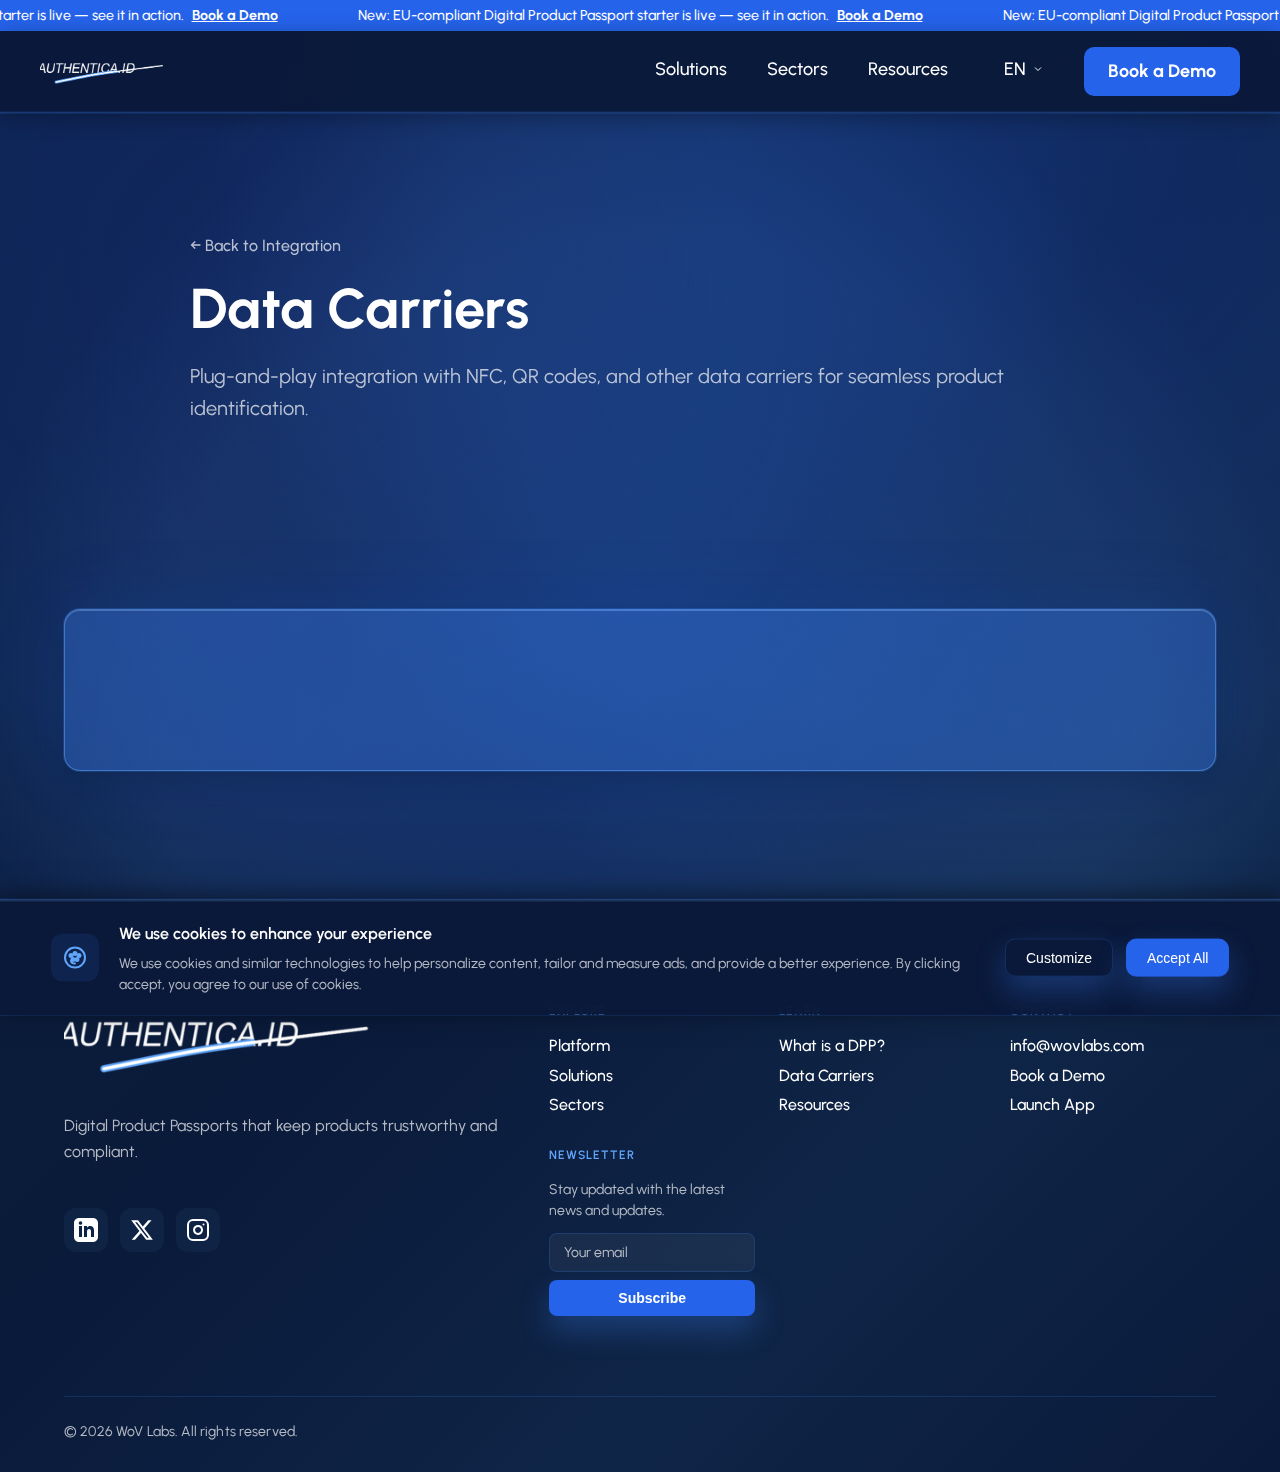
<file: data-carriers.html>
<!DOCTYPE html>
<html lang="en">
  <head>
    <meta charset="UTF-8" />
    <meta name="viewport" content="width=device-width, initial-scale=1.0" />
    <title>Data Carriers | AUTHENTICA.ID by Wov Labs</title>
    <link rel="preconnect" href="https://fonts.googleapis.com" />
    <link rel="preconnect" href="https://fonts.gstatic.com" crossorigin />
    <link
      href="https://fonts.googleapis.com/css2?family=Urbanist:wght@400;500;600;700&display=swap"
      rel="stylesheet"
    />
    <link rel="stylesheet" href="./styles.css" />
  </head>
  <body>
    <div class="announcement">
      <div class="announcement__container">
        <div class="announcement__scroll">
          <div class="announcement__text">
            <span data-i18n="announcementText">New: EU-compliant Digital Product Passport starter is live — see it in action.</span>
            <a href="book-demo.html" data-i18n="navBookDemo">Book a Demo</a>
          </div>
          <div class="announcement__text" aria-hidden="true">
            <span data-i18n="announcementText">New: EU-compliant Digital Product Passport starter is live — see it in action.</span>
            <a href="book-demo.html" data-i18n="navBookDemo">Book a Demo</a>
          </div>
          <div class="announcement__text" aria-hidden="true">
            <span data-i18n="announcementText">New: EU-compliant Digital Product Passport starter is live — see it in action.</span>
            <a href="book-demo.html" data-i18n="navBookDemo">Book a Demo</a>
          </div>
        </div>
      </div>
    </div>

    <header class="nav">
      <a href="index.html" class="nav__logo">
        <img src="./logo.png" alt="AUTHENTICA.ID" class="nav__logo-img" />
      </a>
      <nav class="nav__links" id="nav-links">
        <div class="nav__item nav__item--has-sub">
          <a href="index.html#solutions" data-i18n="navSolutions">Solutions</a>
          <div class="nav__sub">
            <a href="brand-protection.html" data-i18n="navBrandProtection">Brand Protection</a>
            <a href="eu-compliance.html" data-i18n="navEUCompliance">EU Compliance</a>
            <a href="customer-engagement.html" data-i18n="navCustomerEngagement">Customer Engagement</a>
          </div>
        </div>
        <a href="sectors.html" data-i18n="navSectors">Sectors</a>
        <div class="nav__item nav__item--has-sub">
          <a href="index.html#resources" data-i18n="navResources">Resources</a>
          <div class="nav__sub">
            <a href="index.html#dpp" data-i18n="navWhatIsDPP">What is a DPP?</a>
            <a href="data-carriers.html" data-i18n="navDataCarriers">Data Carriers</a>
          </div>
        </div>
        <div class="nav__item nav__item--has-sub nav__lang">
          <a href="#" class="nav__lang-btn" id="lang-switcher" aria-label="Language">
            <span id="current-lang">EN</span>
            <svg width="12" height="12" viewBox="0 0 24 24" fill="none" stroke="currentColor" stroke-width="2">
              <polyline points="6 9 12 15 18 9"></polyline>
            </svg>
          </a>
          <div class="nav__sub nav__lang-dropdown" id="lang-dropdown">
            <a href="#" data-lang="en" class="nav__lang-option"><span class="nav__lang-flag">🇬🇧</span> English</a>
            <a href="#" data-lang="it" class="nav__lang-option"><span class="nav__lang-flag">🇮🇹</span> Italiano</a>
            <a href="#" data-lang="fr" class="nav__lang-option"><span class="nav__lang-flag">🇫🇷</span> Français</a>
            <a href="#" data-lang="es" class="nav__lang-option"><span class="nav__lang-flag">🇪🇸</span> Español</a>
          </div>
        </div>
        <a class="btn btn--header" href="book-demo.html" data-i18n="navBookDemo">Book a Demo</a>
      </nav>
      <button
        class="nav__toggle"
        id="nav-toggle"
        aria-label="Toggle menu"
        aria-expanded="false"
      >
        <span></span><span></span><span></span>
      </button>
    </header>

    <main>
      <section class="page-hero">
        <div class="page-hero__content">
          <a href="index.html#integration" class="back-link">← Back to Integration</a>
          <h1>Data Carriers</h1>
          <p class="page-hero__lead">
            Plug-and-play integration with NFC, QR codes, and other data carriers for seamless product identification.
          </p>
        </div>
      </section>

      <section class="band">
        <!-- Content will be added here -->
      </section>
    </main>

    <footer class="footer">
      <div class="footer__brand">
        <img src="./logo.png" alt="AUTHENTICA.ID" class="footer__logo" />
        <p data-i18n="footerTagline">Digital Product Passports that keep products trustworthy and compliant.</p>
        <div class="footer__social">
          <a href="https://www.linkedin.com/company/wov-labs/" target="_blank" rel="noopener noreferrer" aria-label="LinkedIn">
            <svg width="24" height="24" viewBox="0 0 24 24" fill="currentColor">
              <path d="M19 0h-14c-2.761 0-5 2.239-5 5v14c0 2.761 2.239 5 5 5h14c2.762 0 5-2.239 5-5v-14c0-2.761-2.238-5-5-5zm-11 19h-3v-11h3v11zm-1.5-12.268c-.966 0-1.75-.79-1.75-1.764s.784-1.764 1.75-1.764 1.75.79 1.75 1.764-.783 1.764-1.75 1.764zm13.5 12.268h-3v-5.604c0-3.368-4-3.113-4 0v5.604h-3v-11h3v1.765c1.396-2.586 7-2.777 7 2.476v6.759z"/>
            </svg>
          </a>
          <a href="https://x.com/wovlabs" target="_blank" rel="noopener noreferrer" aria-label="X (Twitter)">
            <svg width="24" height="24" viewBox="0 0 24 24" fill="currentColor">
              <path d="M18.244 2.25h3.308l-7.227 8.26 8.502 11.24H16.17l-5.214-6.817L4.99 21.75H1.68l7.73-8.835L1.254 2.25H8.08l4.713 6.231zm-1.161 17.52h1.833L7.084 4.126H5.117z"/>
            </svg>
          </a>
          <a href="https://www.instagram.com/wovlabs/" target="_blank" rel="noopener noreferrer" aria-label="Instagram">
            <svg width="24" height="24" viewBox="0 0 24 24" fill="none" stroke="currentColor" stroke-width="2" stroke-linecap="round" stroke-linejoin="round">
              <rect x="2" y="2" width="20" height="20" rx="5" ry="5"/>
              <path d="M16 11.37A4 4 0 1 1 12.63 8 4 4 0 0 1 16 11.37z"/>
              <line x1="17.5" y1="6.5" x2="17.51" y2="6.5"/>
            </svg>
          </a>
        </div>
      </div>
      <div class="footer__links">
        <div>
          <p class="eyebrow" data-i18n="footerExplore">Explore</p>
          <a href="index.html#platform" data-i18n="navPlatform">Platform</a>
          <a href="index.html#solutions" data-i18n="navSolutions">Solutions</a>
          <a href="sectors.html" data-i18n="navSectors">Sectors</a>
        </div>
        <div>
          <p class="eyebrow" data-i18n="footerLearn">Learn</p>
          <a href="index.html#dpp" data-i18n="navWhatIsDPP">What is a DPP?</a>
          <a href="data-carriers.html" data-i18n="navDataCarriers">Data Carriers</a>
          <a href="index.html#resources" data-i18n="navResources">Resources</a>
        </div>
        <div>
          <p class="eyebrow" data-i18n="footerContact">Contact</p>
          <a href="mailto:info@wovlabs.com">info@wovlabs.com</a>
          <a href="book-demo.html" data-i18n="navBookDemo">Book a Demo</a>
          <a href="https://app.wovlabs.com/" target="_blank" rel="noopener noreferrer" data-i18n="launchApp">Launch App</a>
        </div>
        <div class="footer__newsletter">
          <p class="eyebrow" data-i18n="footerNewsletter">Newsletter</p>
          <p class="footer__newsletter-desc" data-i18n="footerNewsletterDesc">Stay updated with the latest news and updates.</p>
          <form class="footer__newsletter-form" onsubmit="event.preventDefault(); alert('Thank you for subscribing!');">
            <input type="email" data-i18n-placeholder="footerNewsletterPlaceholder" placeholder="Your email" required class="footer__newsletter-input" />
            <button type="submit" class="btn btn--small" data-i18n="footerSubscribe">Subscribe</button>
          </form>
        </div>
      </div>
      <div class="footer__copyright">
        <p>&copy; <span id="copyright-year">2025</span> WoV Labs. All rights reserved.</p>
      </div>
    </footer>

    <!-- Cookie Consent Banner -->
    <div class="cookie-banner" id="cookie-banner" role="dialog" aria-label="Cookie consent">
      <div class="cookie-banner__content">
        <div class="cookie-banner__icon">
          <svg width="24" height="24" viewBox="0 0 24 24" fill="none" stroke="currentColor" stroke-width="2">
            <circle cx="12" cy="12" r="10"/>
            <circle cx="8" cy="10" r="1.5" fill="currentColor"/>
            <circle cx="12" cy="8" r="1.5" fill="currentColor"/>
            <circle cx="16" cy="10" r="1.5" fill="currentColor"/>
            <circle cx="10" cy="14" r="1.5" fill="currentColor"/>
            <circle cx="14" cy="14" r="1.5" fill="currentColor"/>
            <path d="M12 18c-2 0-4-1-4-3" stroke-linecap="round"/>
          </svg>
        </div>
        <div class="cookie-banner__text">
          <p class="cookie-banner__title" data-i18n="cookieTitle">We use cookies to enhance your experience</p>
          <p class="cookie-banner__description" data-i18n="cookieDescription">We use cookies and similar technologies to help personalize content, tailor and measure ads, and provide a better experience. By clicking accept, you agree to our use of cookies.</p>
        </div>
        <div class="cookie-banner__actions">
          <button class="btn btn--cookie-secondary" id="cookie-customize" data-i18n="cookieCustomize">Customize</button>
          <button class="btn btn--cookie-primary" id="cookie-accept-all" data-i18n="cookieAcceptAll">Accept All</button>
        </div>
      </div>
    </div>

    <!-- Cookie Preferences Modal -->
    <div class="cookie-modal" id="cookie-modal" role="dialog" aria-labelledby="cookie-modal-title" aria-hidden="true">
      <div class="cookie-modal__overlay"></div>
      <div class="cookie-modal__content">
        <div class="cookie-modal__header">
          <h2 class="cookie-modal__title" id="cookie-modal-title" data-i18n="cookieModalTitle">Customize your preferences</h2>
          <button class="cookie-modal__close" id="cookie-modal-close" aria-label="Close">
            <svg width="20" height="20" viewBox="0 0 24 24" fill="none" stroke="currentColor" stroke-width="2">
              <line x1="18" y1="6" x2="6" y2="18"/>
              <line x1="6" y1="6" x2="18" y2="18"/>
            </svg>
          </button>
        </div>
        <div class="cookie-modal__body">
          <div class="cookie-category">
            <div class="cookie-category__header">
              <div class="cookie-category__info">
                <h3 class="cookie-category__title" data-i18n="cookieEssentialTitle">Essential</h3>
                <span class="cookie-category__badge" data-i18n="cookieRequired">Required</span>
              </div>
            </div>
            <p class="cookie-category__description" data-i18n="cookieEssentialDesc">These items are required to enable basic website functionality.</p>
          </div>
          
          <div class="cookie-category">
            <div class="cookie-category__header">
              <div class="cookie-category__info">
                <h3 class="cookie-category__title" data-i18n="cookieAnalyticsTitle">Analytics</h3>
                <label class="cookie-toggle">
                  <input type="checkbox" id="cookie-analytics" checked>
                  <span class="cookie-toggle__slider"></span>
                </label>
              </div>
            </div>
            <p class="cookie-category__description" data-i18n="cookieAnalyticsDesc">These items help us understand how visitors interact with our website by collecting and reporting information anonymously.</p>
          </div>
          
          <div class="cookie-category">
            <div class="cookie-category__header">
              <div class="cookie-category__info">
                <h3 class="cookie-category__title" data-i18n="cookieMarketingTitle">Marketing</h3>
                <label class="cookie-toggle">
                  <input type="checkbox" id="cookie-marketing" checked>
                  <span class="cookie-toggle__slider"></span>
                </label>
              </div>
            </div>
            <p class="cookie-category__description" data-i18n="cookieMarketingDesc">These items are used to deliver advertising that is more relevant to you and your interests.</p>
          </div>
          
          <div class="cookie-category">
            <div class="cookie-category__header">
              <div class="cookie-category__info">
                <h3 class="cookie-category__title" data-i18n="cookiePersonalizationTitle">Personalization</h3>
                <label class="cookie-toggle">
                  <input type="checkbox" id="cookie-personalization" checked>
                  <span class="cookie-toggle__slider"></span>
                </label>
              </div>
            </div>
            <p class="cookie-category__description" data-i18n="cookiePersonalizationDesc">These items allow the website to remember choices you make (such as your user name, language, or the region you are in) and provide enhanced, more personal features.</p>
          </div>
        </div>
        <div class="cookie-modal__footer">
          <button class="btn btn--cookie-remove" id="cookie-remove-all" data-i18n="cookieRemoveAll">Remove all cookies</button>
          <button class="btn btn--cookie-save" id="cookie-save" data-i18n="cookieSave">Save and submit</button>
        </div>
      </div>
    </div>

    <script src="./translations.js"></script>
    <script src="./script.js"></script>
  </body>
</html>
</file>
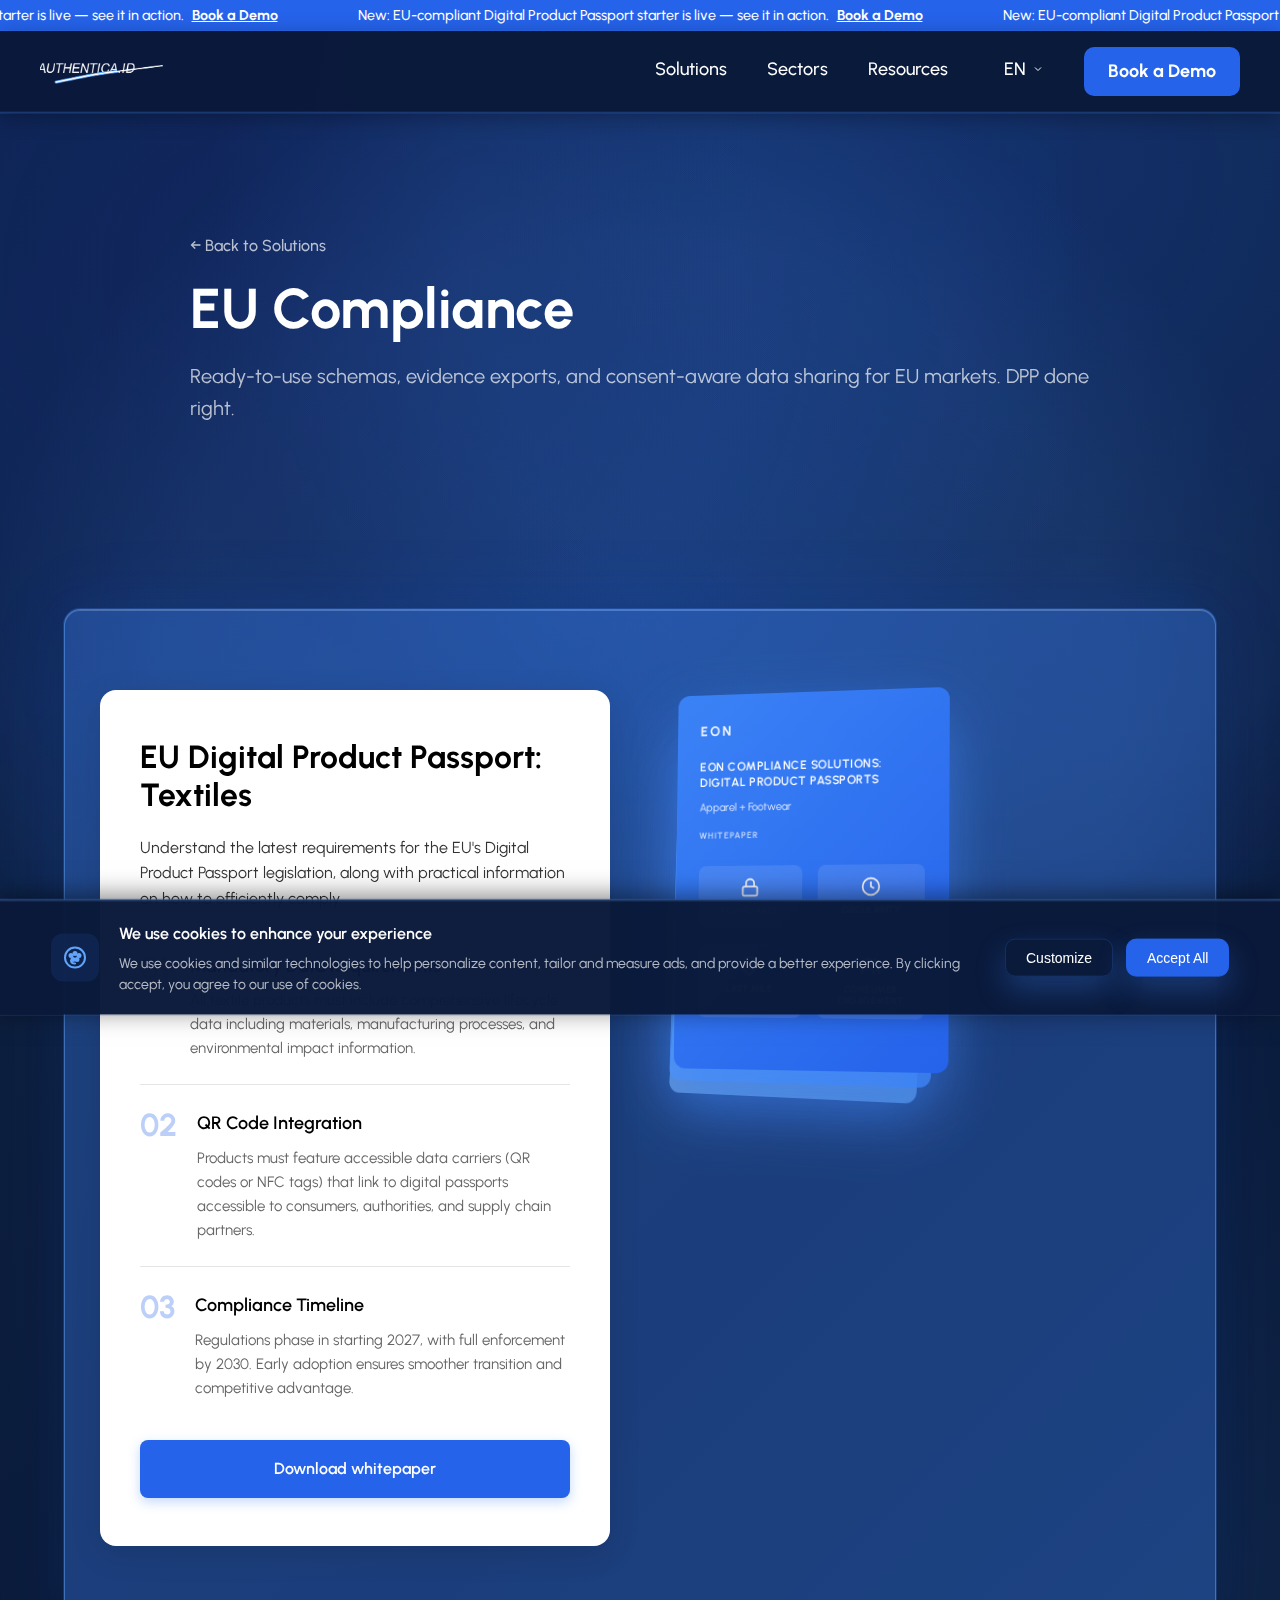
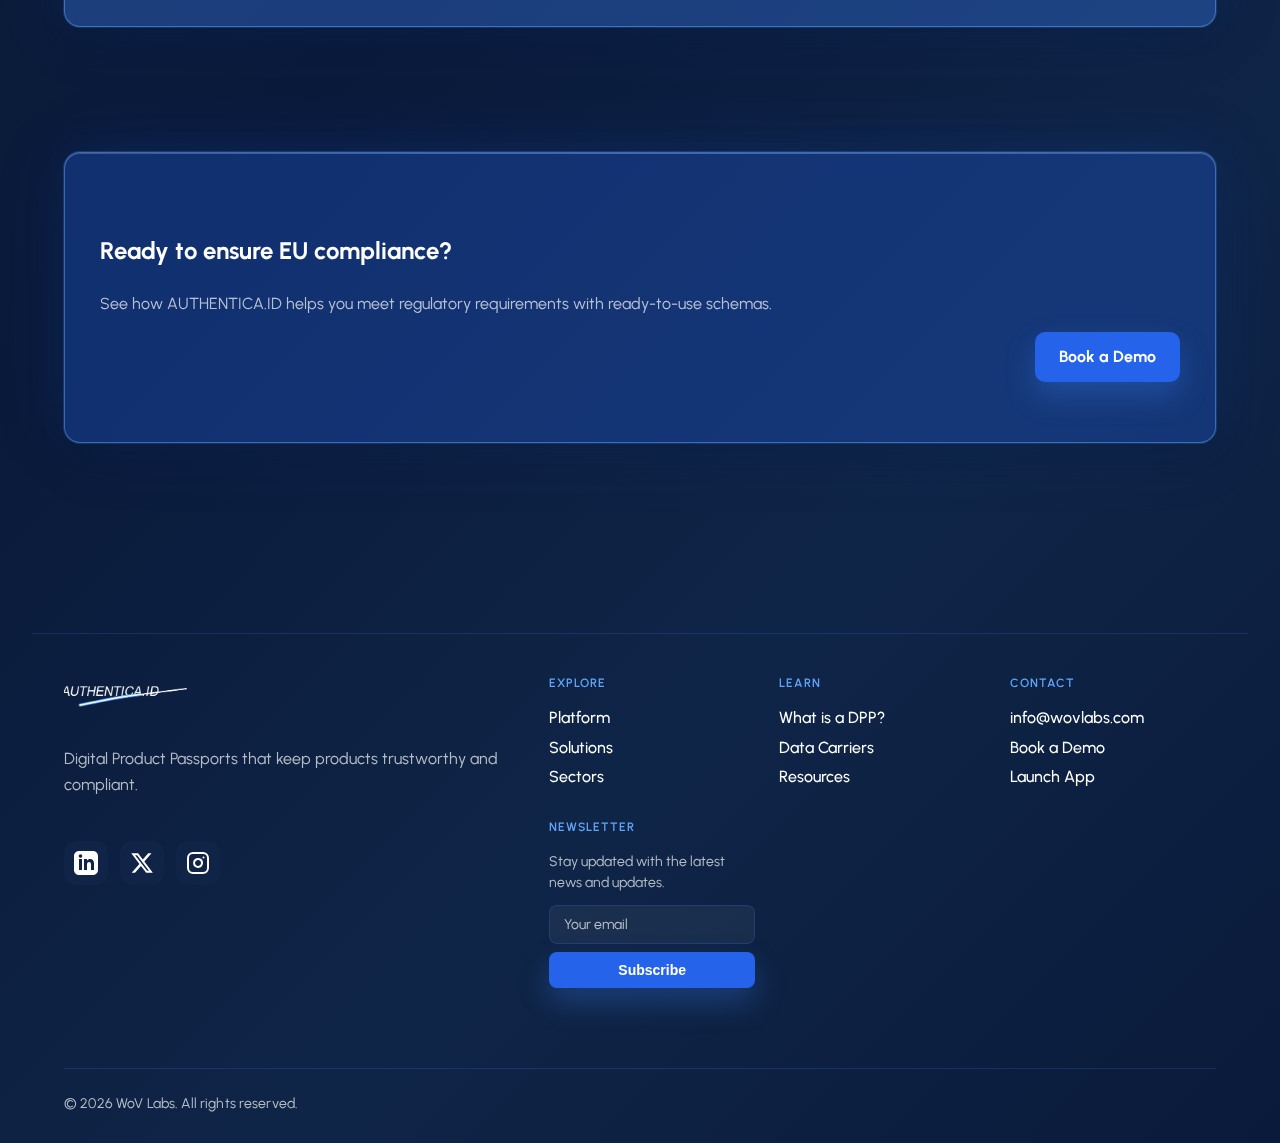
<file: eu-compliance.html>
<!DOCTYPE html>
<html lang="en">
  <head>
    <meta charset="UTF-8" />
    <meta name="viewport" content="width=device-width, initial-scale=1.0" />
    <title>EU Compliance | AUTHENTICA.ID by Wov Labs</title>
    <link rel="preconnect" href="https://fonts.googleapis.com" />
    <link rel="preconnect" href="https://fonts.gstatic.com" crossorigin />
    <link
      href="https://fonts.googleapis.com/css2?family=Urbanist:wght@400;500;600;700&display=swap"
      rel="stylesheet"
    />
    <link rel="stylesheet" href="./styles.css" />
  </head>
  <body>
    <div class="announcement">
      <div class="announcement__container">
        <div class="announcement__scroll">
          <div class="announcement__text">
            <span data-i18n="announcementText">New: EU-compliant Digital Product Passport starter is live — see it in action.</span>
            <a href="book-demo.html" data-i18n="navBookDemo">Book a Demo</a>
          </div>
          <div class="announcement__text" aria-hidden="true">
            <span data-i18n="announcementText">New: EU-compliant Digital Product Passport starter is live — see it in action.</span>
            <a href="book-demo.html" data-i18n="navBookDemo">Book a Demo</a>
          </div>
          <div class="announcement__text" aria-hidden="true">
            <span data-i18n="announcementText">New: EU-compliant Digital Product Passport starter is live — see it in action.</span>
            <a href="book-demo.html" data-i18n="navBookDemo">Book a Demo</a>
          </div>
        </div>
      </div>
    </div>

    <header class="nav">
      <a href="index.html" class="nav__logo">
        <img src="./logo.png" alt="AUTHENTICA.ID" class="nav__logo-img" />
      </a>
      <nav class="nav__links" id="nav-links">
        <div class="nav__item nav__item--has-sub">
          <a href="index.html#solutions" data-i18n="navSolutions">Solutions</a>
          <div class="nav__sub">
            <a href="brand-protection.html" data-i18n="navBrandProtection">Brand Protection</a>
            <a href="eu-compliance.html" data-i18n="navEUCompliance">EU Compliance</a>
            <a href="customer-engagement.html" data-i18n="navCustomerEngagement">Customer Engagement</a>
          </div>
        </div>
        <a href="sectors.html" data-i18n="navSectors">Sectors</a>
        <div class="nav__item nav__item--has-sub">
          <a href="index.html#resources" data-i18n="navResources">Resources</a>
          <div class="nav__sub">
            <a href="index.html#dpp" data-i18n="navWhatIsDPP">What is a DPP?</a>
            <a href="index.html#data-carriers" data-i18n="navDataCarriers">Data Carriers</a>
          </div>
        </div>
        <div class="nav__item nav__item--has-sub nav__lang">
          <a href="#" class="nav__lang-btn" id="lang-switcher" aria-label="Language">
            <span id="current-lang">EN</span>
            <svg width="12" height="12" viewBox="0 0 24 24" fill="none" stroke="currentColor" stroke-width="2">
              <polyline points="6 9 12 15 18 9"></polyline>
            </svg>
          </a>
          <div class="nav__sub nav__lang-dropdown" id="lang-dropdown">
            <a href="#" data-lang="en" class="nav__lang-option"><span class="nav__lang-flag">🇬🇧</span> English</a>
            <a href="#" data-lang="it" class="nav__lang-option"><span class="nav__lang-flag">🇮🇹</span> Italiano</a>
            <a href="#" data-lang="fr" class="nav__lang-option"><span class="nav__lang-flag">🇫🇷</span> Français</a>
            <a href="#" data-lang="es" class="nav__lang-option"><span class="nav__lang-flag">🇪🇸</span> Español</a>
          </div>
        </div>
        <a class="btn btn--header" href="book-demo.html" data-i18n="navBookDemo">Book a Demo</a>
      </nav>
      <button
        class="nav__toggle"
        id="nav-toggle"
        aria-label="Toggle menu"
        aria-expanded="false"
      >
        <span></span><span></span><span></span>
      </button>
    </header>

    <main>
      <section class="page-hero">
        <div class="page-hero__content">
          <a href="index.html#solutions" class="back-link">← Back to Solutions</a>
          <h1>EU Compliance</h1>
          <p class="page-hero__lead">
            Ready-to-use schemas, evidence exports, and consent-aware data sharing for EU markets.
            DPP done right.
          </p>
        </div>
      </section>

      <section class="band">
        <div class="whitepaper-section">
          <div class="whitepaper-card">
            <h2>EU Digital Product Passport: Textiles</h2>
            <p class="whitepaper-description">
              Understand the latest requirements for the EU's Digital Product Passport legislation, along with practical information on how to efficiently comply.
            </p>
            
            <div class="whitepaper-keypoints">
              <div class="keypoint">
                <div class="keypoint-number">01</div>
                <div class="keypoint-content">
                  <h3>Mandatory Data Requirements</h3>
                  <p>All textile products must include comprehensive lifecycle data including materials, manufacturing processes, and environmental impact information.</p>
                </div>
              </div>
              <div class="keypoint">
                <div class="keypoint-number">02</div>
                <div class="keypoint-content">
                  <h3>QR Code Integration</h3>
                  <p>Products must feature accessible data carriers (QR codes or NFC tags) that link to digital passports accessible to consumers, authorities, and supply chain partners.</p>
                </div>
              </div>
              <div class="keypoint">
                <div class="keypoint-number">03</div>
                <div class="keypoint-content">
                  <h3>Compliance Timeline</h3>
                  <p>Regulations phase in starting 2027, with full enforcement by 2030. Early adoption ensures smoother transition and competitive advantage.</p>
                </div>
              </div>
            </div>
            
            <a href="#" class="btn btn--whitepaper" onclick="event.preventDefault(); alert('Whitepaper download will be available soon!');">
              Download whitepaper
            </a>
          </div>
          
          <div class="whitepaper-visual">
            <div class="document-stack">
              <div class="document document--1">
                <div class="document-header">
                  <span class="document-label">EON</span>
                </div>
                <div class="document-title">EON COMPLIANCE SOLUTIONS: DIGITAL PRODUCT PASSPORTS</div>
                <div class="document-subtitle">Apparel + Footwear</div>
                <div class="document-tag">WHITEPAPER</div>
                <div class="document-graphic">
                  <div class="document-icon-grid">
                    <div class="icon-item">
                      <svg width="16" height="16" viewBox="0 0 24 24" fill="none" stroke="currentColor" stroke-width="2">
                        <rect x="3" y="11" width="18" height="11" rx="2" ry="2"></rect>
                        <path d="M7 11V7a5 5 0 0 1 10 0v4"></path>
                      </svg>
                      <span>COMPLIANCE</span>
                    </div>
                    <div class="icon-item">
                      <svg width="16" height="16" viewBox="0 0 24 24" fill="none" stroke="currentColor" stroke-width="2">
                        <circle cx="12" cy="12" r="10"></circle>
                        <path d="M12 6v6l4 2"></path>
                      </svg>
                      <span>CIRCULARITY</span>
                    </div>
                    <div class="icon-item">
                      <svg width="16" height="16" viewBox="0 0 24 24" fill="none" stroke="currentColor" stroke-width="2">
                        <path d="M21 10c0 7-9 13-9 13s-9-6-9-13a9 9 0 0 1 18 0z"></path>
                        <circle cx="12" cy="10" r="3"></circle>
                      </svg>
                      <span>LAST MILE</span>
                    </div>
                    <div class="icon-item">
                      <svg width="16" height="16" viewBox="0 0 24 24" fill="none" stroke="currentColor" stroke-width="2">
                        <path d="M16 21v-2a4 4 0 0 0-4-4H6a4 4 0 0 0-4 4v2"></path>
                        <circle cx="9" cy="7" r="4"></circle>
                        <path d="M22 21v-2a4 4 0 0 0-3-3.87"></path>
                        <path d="M16 3.13a4 4 0 0 1 0 7.75"></path>
                      </svg>
                      <span>CONSUMER ENGAGEMENT</span>
                    </div>
                  </div>
                </div>
              </div>
              <div class="document document--2"></div>
              <div class="document document--3"></div>
            </div>
          </div>
        </div>
      </section>

      <section class="band band--muted cta">
        <div>
          <h2>Ready to ensure EU compliance?</h2>
          <p class="lede">
            See how AUTHENTICA.ID helps you meet regulatory requirements with ready-to-use schemas.
          </p>
        </div>
        <div class="cta__actions">
          <a class="btn" href="book-demo.html" data-i18n="navBookDemo">Book a Demo</a>
        </div>
      </section>
    </main>

    <footer class="footer">
      <div class="footer__brand">
        <a href="index.html" class="nav__logo">
          <img src="./logo.png" alt="AUTHENTICA.ID" class="nav__logo-img" />
        </a>
        <p data-i18n="footerTagline">Digital Product Passports that keep products trustworthy and compliant.</p>
        <div class="footer__social">
          <a href="https://www.linkedin.com/company/wovlabs/" target="_blank" rel="noopener noreferrer" aria-label="LinkedIn">
            <svg width="24" height="24" viewBox="0 0 24 24" fill="currentColor">
              <path d="M19 0h-14c-2.761 0-5 2.239-5 5v14c0 2.761 2.239 5 5 5h14c2.762 0 5-2.239 5-5v-14c0-2.761-2.238-5-5-5zm-11 19h-3v-11h3v11zm-1.5-12.268c-.966 0-1.75-.79-1.75-1.764s.784-1.764 1.75-1.764 1.75.79 1.75 1.764-.783 1.764-1.75 1.764zm13.5 12.268h-3v-5.604c0-3.368-4-3.113-4 0v5.604h-3v-11h3v1.765c1.396-2.586 7-2.777 7 2.476v6.759z"/>
            </svg>
          </a>
          <a href="https://x.com/wovlabs_com" target="_blank" rel="noopener noreferrer" aria-label="X (Twitter)">
            <svg width="24" height="24" viewBox="0 0 24 24" fill="currentColor">
              <path d="M18.244 2.25h3.308l-7.227 8.26 8.502 11.24H16.17l-5.214-6.817L4.99 21.75H1.68l7.73-8.835L1.254 2.25H8.08l4.713 6.231zm-1.161 17.52h1.833L7.084 4.126H5.117z"/>
            </svg>
          </a>
          <a href="https://www.instagram.com/wovlabs/" target="_blank" rel="noopener noreferrer" aria-label="Instagram">
            <svg width="24" height="24" viewBox="0 0 24 24" fill="none" stroke="currentColor" stroke-width="2" stroke-linecap="round" stroke-linejoin="round">
              <rect x="2" y="2" width="20" height="20" rx="5" ry="5"/>
              <path d="M16 11.37A4 4 0 1 1 12.63 8 4 4 0 0 1 16 11.37z"/>
              <line x1="17.5" y1="6.5" x2="17.51" y2="6.5"/>
            </svg>
          </a>
        </div>
      </div>
      <div class="footer__links">
        <div>
          <p class="eyebrow" data-i18n="footerExplore">Explore</p>
          <a href="index.html#platform" data-i18n="navPlatform">Platform</a>
          <a href="index.html#solutions" data-i18n="navSolutions">Solutions</a>
          <a href="sectors.html" data-i18n="navSectors">Sectors</a>
        </div>
        <div>
          <p class="eyebrow" data-i18n="footerLearn">Learn</p>
          <a href="index.html#dpp" data-i18n="navWhatIsDPP">What is a DPP?</a>
          <a href="index.html#data-carriers" data-i18n="navDataCarriers">Data Carriers</a>
          <a href="index.html#resources" data-i18n="navResources">Resources</a>
        </div>
        <div>
          <p class="eyebrow" data-i18n="footerContact">Contact</p>
          <a href="mailto:info@wovlabs.com">info@wovlabs.com</a>
          <a href="book-demo.html" data-i18n="navBookDemo">Book a Demo</a>
          <a href="https://app.wovlabs.com/" target="_blank" rel="noopener noreferrer" data-i18n="launchApp">Launch App</a>
        </div>
        <div class="footer__newsletter">
          <p class="eyebrow" data-i18n="footerNewsletter">Newsletter</p>
          <p class="footer__newsletter-desc" data-i18n="footerNewsletterDesc">Stay updated with the latest news and updates.</p>
          <form class="footer__newsletter-form" onsubmit="event.preventDefault(); alert('Thank you for subscribing!');">
            <input type="email" data-i18n-placeholder="footerNewsletterPlaceholder" placeholder="Your email" required class="footer__newsletter-input" />
            <button type="submit" class="btn btn--small" data-i18n="footerSubscribe">Subscribe</button>
          </form>
        </div>
      </div>
      <div class="footer__copyright">
        <p>&copy; <span id="copyright-year">2025</span> WoV Labs. All rights reserved.</p>
      </div>
    </footer>

    <!-- Cookie Consent Banner -->
    <div class="cookie-banner" id="cookie-banner" role="dialog" aria-label="Cookie consent">
      <div class="cookie-banner__content">
        <div class="cookie-banner__icon">
          <svg width="24" height="24" viewBox="0 0 24 24" fill="none" stroke="currentColor" stroke-width="2">
            <circle cx="12" cy="12" r="10"/>
            <circle cx="8" cy="10" r="1.5" fill="currentColor"/>
            <circle cx="12" cy="8" r="1.5" fill="currentColor"/>
            <circle cx="16" cy="10" r="1.5" fill="currentColor"/>
            <circle cx="10" cy="14" r="1.5" fill="currentColor"/>
            <circle cx="14" cy="14" r="1.5" fill="currentColor"/>
            <path d="M12 18c-2 0-4-1-4-3" stroke-linecap="round"/>
          </svg>
        </div>
        <div class="cookie-banner__text">
          <p class="cookie-banner__title" data-i18n="cookieTitle">We use cookies to enhance your experience</p>
          <p class="cookie-banner__description" data-i18n="cookieDescription">We use cookies and similar technologies to help personalize content, tailor and measure ads, and provide a better experience. By clicking accept, you agree to our use of cookies.</p>
        </div>
        <div class="cookie-banner__actions">
          <button class="btn btn--cookie-secondary" id="cookie-customize" data-i18n="cookieCustomize">Customize</button>
          <button class="btn btn--cookie-primary" id="cookie-accept-all" data-i18n="cookieAcceptAll">Accept All</button>
        </div>
      </div>
    </div>

    <!-- Cookie Preferences Modal -->
    <div class="cookie-modal" id="cookie-modal" role="dialog" aria-labelledby="cookie-modal-title" aria-hidden="true">
      <div class="cookie-modal__overlay"></div>
      <div class="cookie-modal__content">
        <div class="cookie-modal__header">
          <h2 class="cookie-modal__title" id="cookie-modal-title" data-i18n="cookieModalTitle">Customize your preferences</h2>
          <button class="cookie-modal__close" id="cookie-modal-close" aria-label="Close">
            <svg width="20" height="20" viewBox="0 0 24 24" fill="none" stroke="currentColor" stroke-width="2">
              <line x1="18" y1="6" x2="6" y2="18"/>
              <line x1="6" y1="6" x2="18" y2="18"/>
            </svg>
          </button>
        </div>
        <div class="cookie-modal__body">
          <div class="cookie-category">
            <div class="cookie-category__header">
              <div class="cookie-category__info">
                <h3 class="cookie-category__title" data-i18n="cookieEssentialTitle">Essential</h3>
                <span class="cookie-category__badge" data-i18n="cookieRequired">Required</span>
              </div>
            </div>
            <p class="cookie-category__description" data-i18n="cookieEssentialDesc">These items are required to enable basic website functionality.</p>
          </div>
          
          <div class="cookie-category">
            <div class="cookie-category__header">
              <div class="cookie-category__info">
                <h3 class="cookie-category__title" data-i18n="cookieAnalyticsTitle">Analytics</h3>
                <label class="cookie-toggle">
                  <input type="checkbox" id="cookie-analytics" checked>
                  <span class="cookie-toggle__slider"></span>
                </label>
              </div>
            </div>
            <p class="cookie-category__description" data-i18n="cookieAnalyticsDesc">These items help the website operator understand how its website performs, how visitors interact with the site, and whether there may be technical issues.</p>
          </div>
          
          <div class="cookie-category">
            <div class="cookie-category__header">
              <div class="cookie-category__info">
                <h3 class="cookie-category__title" data-i18n="cookieMarketingTitle">Marketing</h3>
                <label class="cookie-toggle">
                  <input type="checkbox" id="cookie-marketing" checked>
                  <span class="cookie-toggle__slider"></span>
                </label>
              </div>
            </div>
            <p class="cookie-category__description" data-i18n="cookieMarketingDesc">These items are used to deliver advertising that is more relevant to you and your interests.</p>
          </div>
          
          <div class="cookie-category">
            <div class="cookie-category__header">
              <div class="cookie-category__info">
                <h3 class="cookie-category__title" data-i18n="cookiePersonalizationTitle">Personalization</h3>
                <label class="cookie-toggle">
                  <input type="checkbox" id="cookie-personalization" checked>
                  <span class="cookie-toggle__slider"></span>
                </label>
              </div>
            </div>
            <p class="cookie-category__description" data-i18n="cookiePersonalizationDesc">These items allow the website to remember choices you make (such as your user name, language, or the region you are in) and provide enhanced, more personal features.</p>
          </div>
        </div>
        <div class="cookie-modal__footer">
          <button class="btn btn--cookie-remove" id="cookie-remove-all" data-i18n="cookieRemoveAll">Remove all cookies</button>
          <button class="btn btn--cookie-save" id="cookie-save" data-i18n="cookieSave">Save and submit</button>
        </div>
      </div>
    </div>

    <script src="./translations.js"></script>
    <script src="./script.js"></script>
  </body>
</html>
</file>
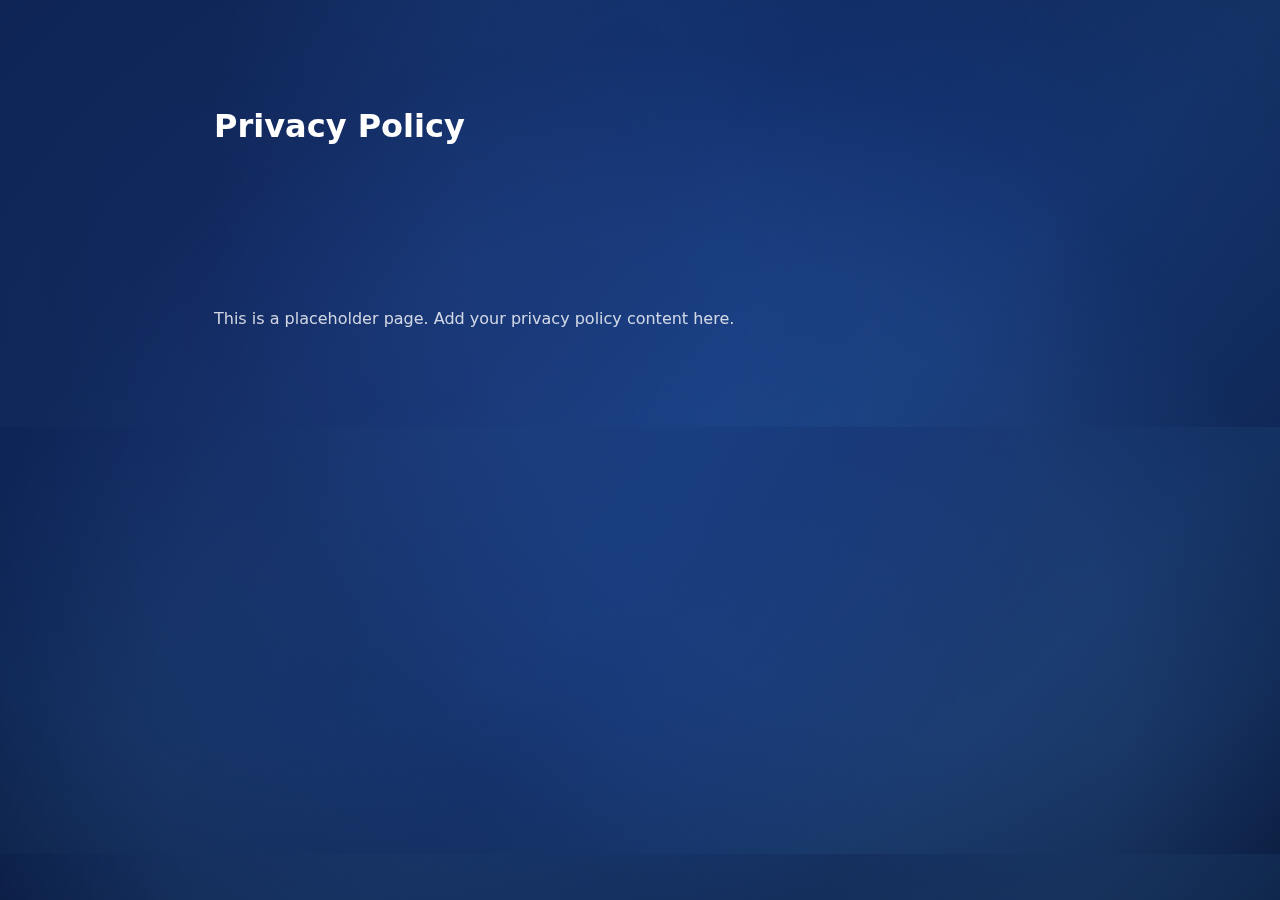
<file: privacy-policy.html>
<!DOCTYPE html>
<html lang="en">
  <head>
    <meta charset="UTF-8" />
    <meta name="viewport" content="width=device-width, initial-scale=1.0" />
    <title>Privacy Policy | Wov Labs</title>
    <link rel="stylesheet" href="./styles.css" />
  </head>
  <body>
    <main style="max-width: 900px; margin: 0 auto; padding: 80px 24px;">
      <h1 style="color: #ffffff; margin-bottom: 12px;">Privacy Policy</h1>
      <p style="color: rgba(255,255,255,0.8);">This is a placeholder page. Add your privacy policy content here.</p>
    </main>
  </body>
</html>
</file>
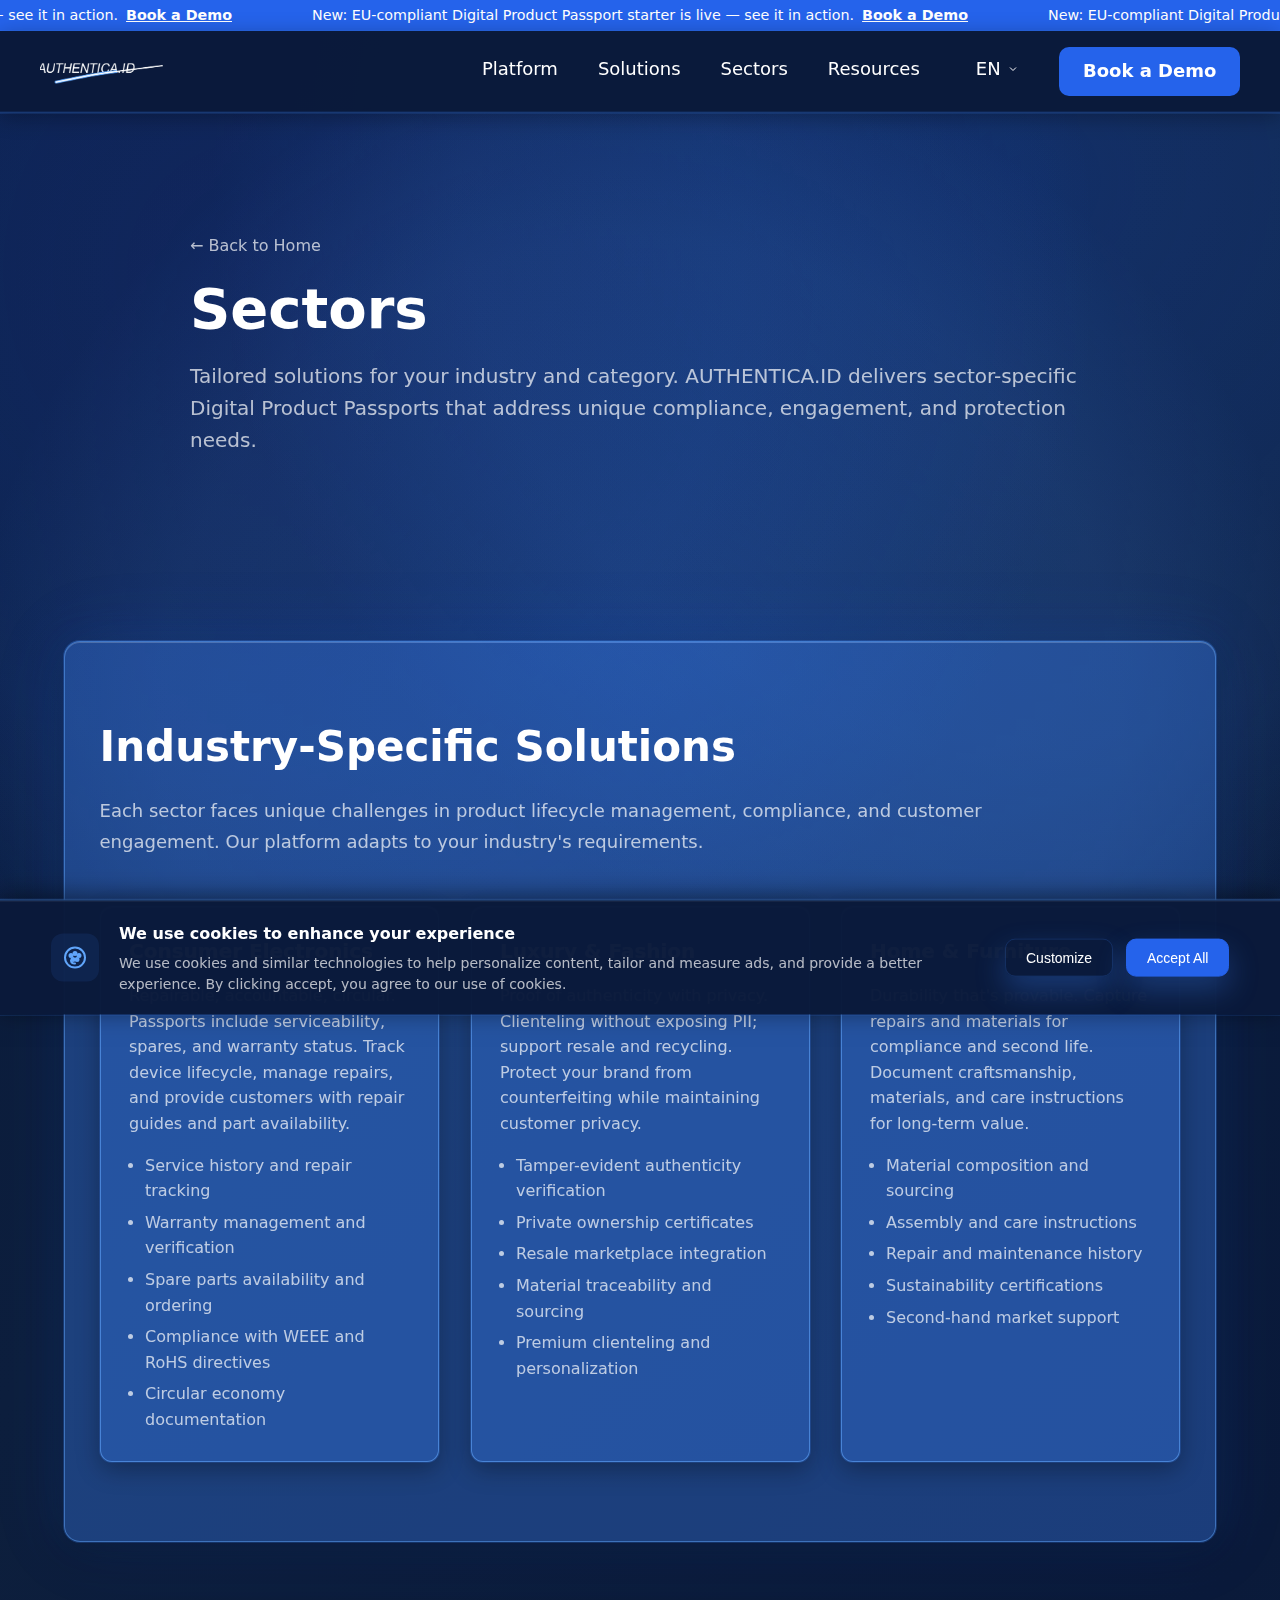
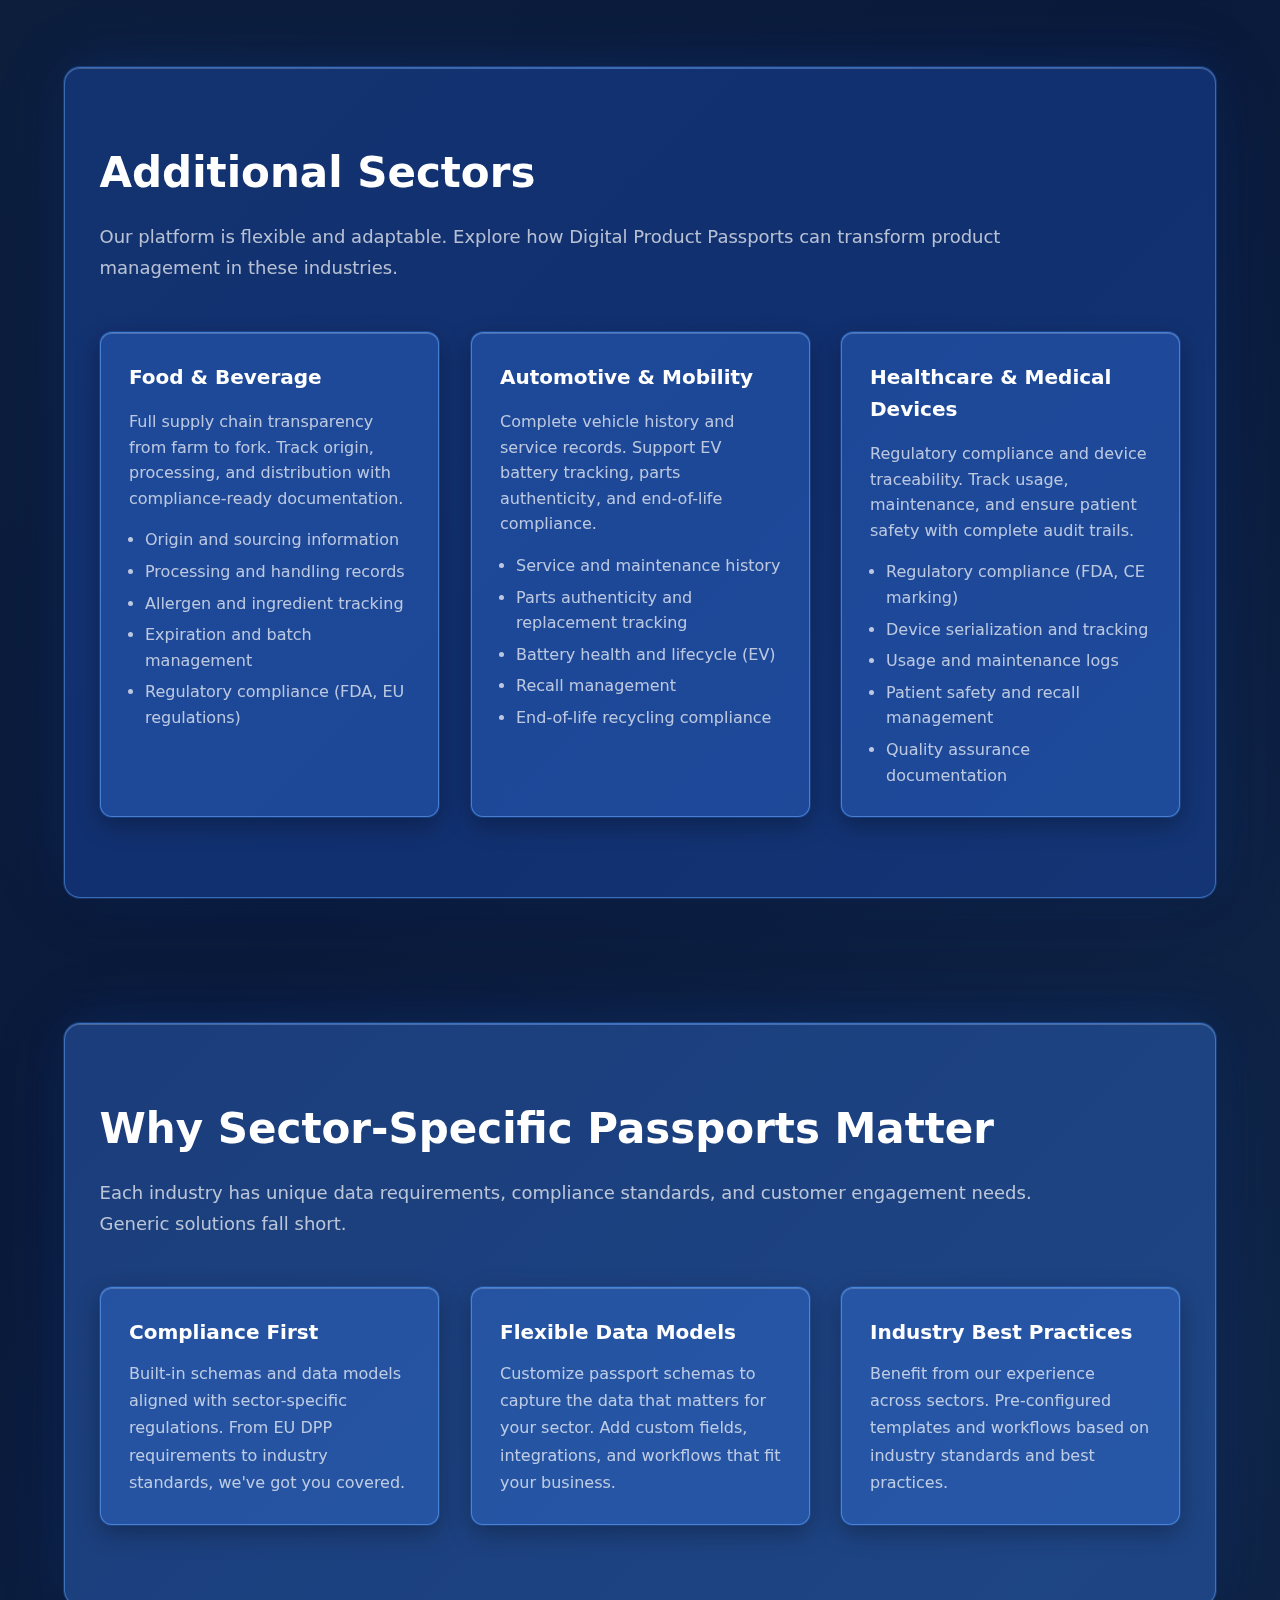
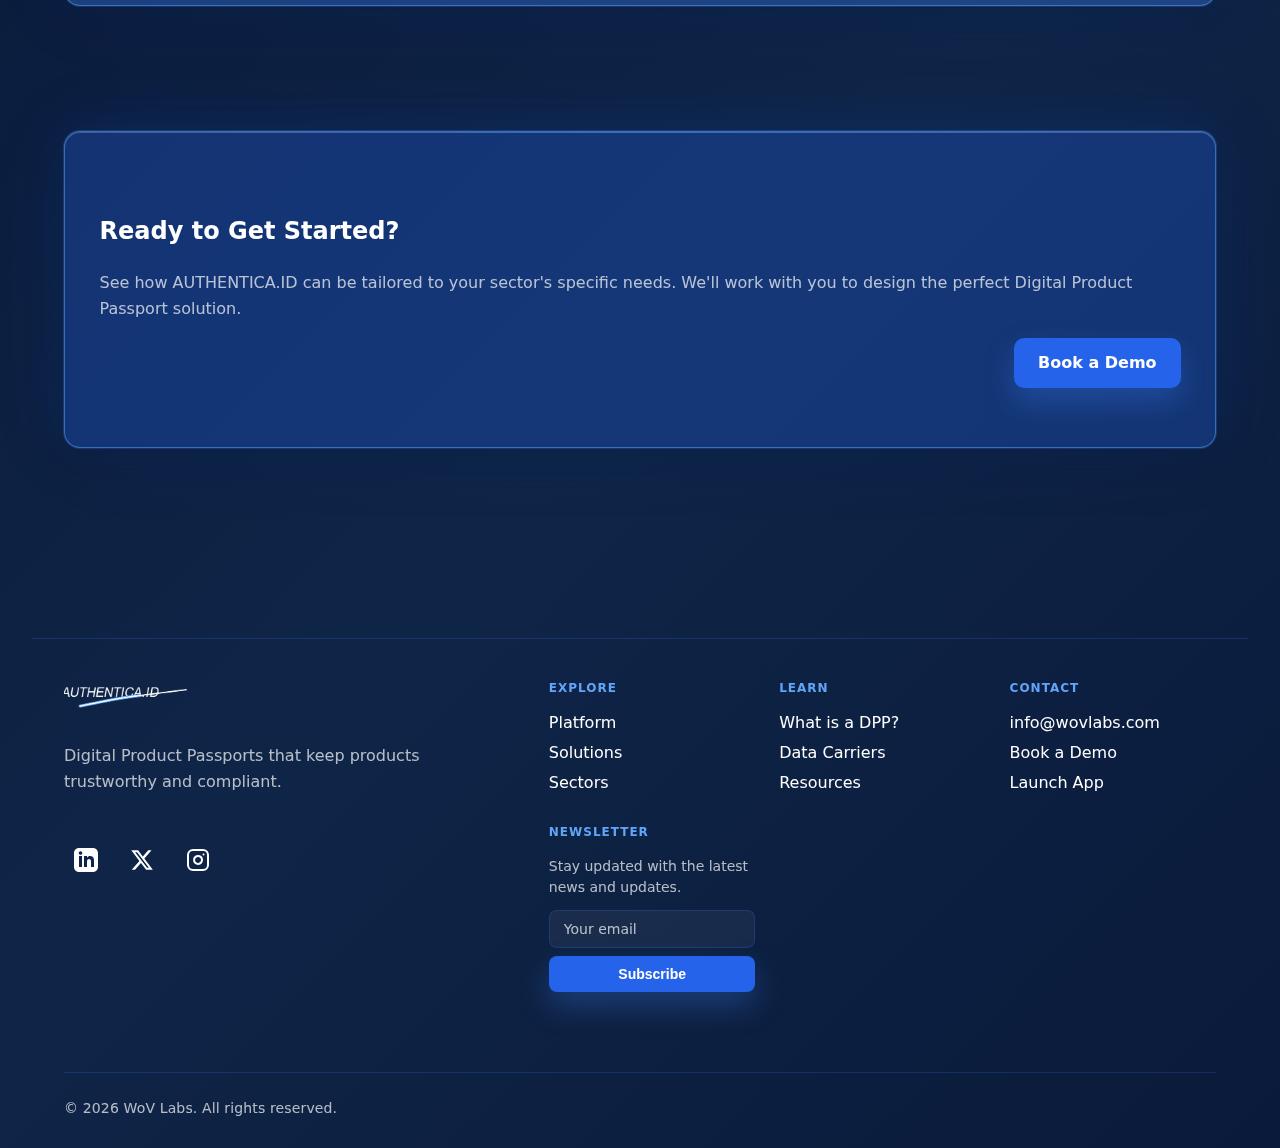
<file: sectors.html>
<!DOCTYPE html>
<html lang="en">
  <head>
    <meta charset="UTF-8" />
    <meta name="viewport" content="width=device-width, initial-scale=1.0" />
    <title>Sectors | AUTHENTICA.ID by Wov Labs</title>
    <link rel="preconnect" href="https://fonts.googleapis.com" />
    <link rel="preconnect" href="https://fonts.gstatic.com" crossorigin />
    <link
      href="https://fonts.googleapis.com/css2?family=Inter:wght@400;500;600;700&display=swap"
      rel="stylesheet"
    />
    <link rel="stylesheet" href="./styles.css" />
  </head>
  <body>
    <div class="announcement">
      <div class="announcement__container">
        <div class="announcement__scroll">
          <div class="announcement__text">
            <span data-i18n="announcementText">New: EU-compliant Digital Product Passport starter is live — see it in action.</span>
            <a href="book-demo.html" data-i18n="navBookDemo">Book a Demo</a>
          </div>
          <div class="announcement__text" aria-hidden="true">
            <span data-i18n="announcementText">New: EU-compliant Digital Product Passport starter is live — see it in action.</span>
            <a href="book-demo.html" data-i18n="navBookDemo">Book a Demo</a>
          </div>
          <div class="announcement__text" aria-hidden="true">
            <span data-i18n="announcementText">New: EU-compliant Digital Product Passport starter is live — see it in action.</span>
            <a href="book-demo.html" data-i18n="navBookDemo">Book a Demo</a>
          </div>
        </div>
      </div>
    </div>

    <header class="nav">
      <div class="nav__logo">
        <img src="./logo.png" alt="AUTHENTICA.ID" class="nav__logo-img" />
      </div>
      <nav class="nav__links" id="nav-links">
        <a href="index.html#platform" data-i18n="navPlatform">Platform</a>
        <div class="nav__item nav__item--has-sub">
          <a href="index.html#solutions" data-i18n="navSolutions">Solutions</a>
          <div class="nav__sub">
            <a href="brand-protection.html" data-i18n="navBrandProtection">Brand Protection</a>
            <a href="eu-compliance.html" data-i18n="navEUCompliance">EU Compliance</a>
            <a href="customer-engagement.html" data-i18n="navCustomerEngagement">Customer Engagement</a>
          </div>
        </div>
        <a href="sectors.html" data-i18n="navSectors">Sectors</a>
        <div class="nav__item nav__item--has-sub">
          <a href="index.html#resources" data-i18n="navResources">Resources</a>
          <div class="nav__sub">
            <a href="index.html#dpp" data-i18n="navWhatIsDPP">What is a DPP?</a>
            <a href="index.html#data-carriers" data-i18n="navDataCarriers">Data Carriers</a>
          </div>
        </div>
        <div class="nav__item nav__item--has-sub nav__lang">
          <a href="#" class="nav__lang-btn" id="lang-switcher" aria-label="Language">
            <span id="current-lang">EN</span>
            <svg width="12" height="12" viewBox="0 0 24 24" fill="none" stroke="currentColor" stroke-width="2">
              <polyline points="6 9 12 15 18 9"></polyline>
            </svg>
          </a>
          <div class="nav__sub nav__lang-dropdown" id="lang-dropdown">
            <a href="#" data-lang="en" class="nav__lang-option">English</a>
            <a href="#" data-lang="it" class="nav__lang-option">Italiano</a>
          </div>
        </div>
        <a class="btn btn--header" href="book-demo.html" data-i18n="navBookDemo">Book a Demo</a>
      </nav>
      <button
        class="nav__toggle"
        id="nav-toggle"
        aria-label="Toggle menu"
        aria-expanded="false"
      >
        <span></span><span></span><span></span>
      </button>
    </header>

    <main>
      <section class="page-hero">
        <div class="page-hero__content">
          <a href="index.html#sector" class="back-link">← Back to Home</a>
          <h1>Sectors</h1>
          <p class="page-hero__lead">
            Tailored solutions for your industry and category. AUTHENTICA.ID delivers
            sector-specific Digital Product Passports that address unique compliance,
            engagement, and protection needs.
          </p>
        </div>
      </section>

      <section class="band">
        <div class="band__header">
          <h2>Industry-Specific Solutions</h2>
          <p class="lede">
            Each sector faces unique challenges in product lifecycle management, compliance,
            and customer engagement. Our platform adapts to your industry's requirements.
          </p>
        </div>
        <div class="grid cards">
          <article class="card">
            <h3>Consumer Electronics</h3>
            <p>
              Repairable, accountable, circular. Passports include serviceability, spares, and warranty status.
              Track device lifecycle, manage repairs, and provide customers with repair guides and part availability.
            </p>
            <ul>
              <li>Service history and repair tracking</li>
              <li>Warranty management and verification</li>
              <li>Spare parts availability and ordering</li>
              <li>Compliance with WEEE and RoHS directives</li>
              <li>Circular economy documentation</li>
            </ul>
          </article>
          <article class="card">
            <h3>Luxury & Fashion</h3>
            <p>
              Proof of authenticity with privacy. Clienteling without exposing PII; support resale and recycling.
              Protect your brand from counterfeiting while maintaining customer privacy.
            </p>
            <ul>
              <li>Tamper-evident authenticity verification</li>
              <li>Private ownership certificates</li>
              <li>Resale marketplace integration</li>
              <li>Material traceability and sourcing</li>
              <li>Premium clienteling and personalization</li>
            </ul>
          </article>
          <article class="card">
            <h3>Home & Furniture</h3>
            <p>
              Durability that's provable. Capture repairs and materials for compliance and second life.
              Document craftsmanship, materials, and care instructions for long-term value.
            </p>
            <ul>
              <li>Material composition and sourcing</li>
              <li>Assembly and care instructions</li>
              <li>Repair and maintenance history</li>
              <li>Sustainability certifications</li>
              <li>Second-hand market support</li>
            </ul>
          </article>
        </div>
      </section>

      <section class="band band--muted">
        <div class="band__header">
          <h2>Additional Sectors</h2>
          <p class="lede">
            Our platform is flexible and adaptable. Explore how Digital Product Passports
            can transform product management in these industries.
          </p>
        </div>
        <div class="grid cards">
          <article class="card">
            <h3>Food & Beverage</h3>
            <p>
              Full supply chain transparency from farm to fork. Track origin, processing,
              and distribution with compliance-ready documentation.
            </p>
            <ul>
              <li>Origin and sourcing information</li>
              <li>Processing and handling records</li>
              <li>Allergen and ingredient tracking</li>
              <li>Expiration and batch management</li>
              <li>Regulatory compliance (FDA, EU regulations)</li>
            </ul>
          </article>
          <article class="card">
            <h3>Automotive & Mobility</h3>
            <p>
              Complete vehicle history and service records. Support EV battery tracking,
              parts authenticity, and end-of-life compliance.
            </p>
            <ul>
              <li>Service and maintenance history</li>
              <li>Parts authenticity and replacement tracking</li>
              <li>Battery health and lifecycle (EV)</li>
              <li>Recall management</li>
              <li>End-of-life recycling compliance</li>
            </ul>
          </article>
          <article class="card">
            <h3>Healthcare & Medical Devices</h3>
            <p>
              Regulatory compliance and device traceability. Track usage, maintenance,
              and ensure patient safety with complete audit trails.
            </p>
            <ul>
              <li>Regulatory compliance (FDA, CE marking)</li>
              <li>Device serialization and tracking</li>
              <li>Usage and maintenance logs</li>
              <li>Patient safety and recall management</li>
              <li>Quality assurance documentation</li>
            </ul>
          </article>
        </div>
      </section>

      <section class="band">
        <div class="band__header">
          <h2>Why Sector-Specific Passports Matter</h2>
          <p class="lede">
            Each industry has unique data requirements, compliance standards, and customer
            engagement needs. Generic solutions fall short.
          </p>
        </div>
        <div class="grid features">
          <article class="feature">
            <h3>Compliance First</h3>
            <p>
              Built-in schemas and data models aligned with sector-specific regulations.
              From EU DPP requirements to industry standards, we've got you covered.
            </p>
          </article>
          <article class="feature">
            <h3>Flexible Data Models</h3>
            <p>
              Customize passport schemas to capture the data that matters for your sector.
              Add custom fields, integrations, and workflows that fit your business.
            </p>
          </article>
          <article class="feature">
            <h3>Industry Best Practices</h3>
            <p>
              Benefit from our experience across sectors. Pre-configured templates and
              workflows based on industry standards and best practices.
            </p>
          </article>
        </div>
      </section>

      <section class="band band--muted cta">
        <div>
          <h2>Ready to Get Started?</h2>
          <p class="lede">
            See how AUTHENTICA.ID can be tailored to your sector's specific needs.
            We'll work with you to design the perfect Digital Product Passport solution.
          </p>
        </div>
        <div class="cta__actions">
          <a class="btn" href="book-demo.html" data-i18n="navBookDemo">Book a Demo</a>
        </div>
      </section>
    </main>

    <footer class="footer">
      <div class="footer__brand">
        <div class="nav__logo">
          <img src="./logo.png" alt="AUTHENTICA.ID" class="nav__logo-img" />
        </div>
        <p data-i18n="footerTagline">Digital Product Passports that keep products trustworthy and compliant.</p>
        <div class="footer__social">
          <a href="https://www.linkedin.com/company/wov-labs/" target="_blank" rel="noopener noreferrer" aria-label="LinkedIn">
            <svg width="24" height="24" viewBox="0 0 24 24" fill="currentColor">
              <path d="M19 0h-14c-2.761 0-5 2.239-5 5v14c0 2.761 2.239 5 5 5h14c2.762 0 5-2.239 5-5v-14c0-2.761-2.238-5-5-5zm-11 19h-3v-11h3v11zm-1.5-12.268c-.966 0-1.75-.79-1.75-1.764s.784-1.764 1.75-1.764 1.75.79 1.75 1.764-.783 1.764-1.75 1.764zm13.5 12.268h-3v-5.604c0-3.368-4-3.113-4 0v5.604h-3v-11h3v1.765c1.396-2.586 7-2.777 7 2.476v6.759z"/>
            </svg>
          </a>
          <a href="https://x.com/wovlabs" target="_blank" rel="noopener noreferrer" aria-label="X (Twitter)">
            <svg width="24" height="24" viewBox="0 0 24 24" fill="currentColor">
              <path d="M18.244 2.25h3.308l-7.227 8.26 8.502 11.24H16.17l-5.214-6.817L4.99 21.75H1.68l7.73-8.835L1.254 2.25H8.08l4.713 6.231zm-1.161 17.52h1.833L7.084 4.126H5.117z"/>
            </svg>
          </a>
          <a href="https://www.instagram.com/wovlabs/" target="_blank" rel="noopener noreferrer" aria-label="Instagram">
            <svg width="24" height="24" viewBox="0 0 24 24" fill="none" stroke="currentColor" stroke-width="2" stroke-linecap="round" stroke-linejoin="round">
              <rect x="2" y="2" width="20" height="20" rx="5" ry="5"/>
              <path d="M16 11.37A4 4 0 1 1 12.63 8 4 4 0 0 1 16 11.37z"/>
              <line x1="17.5" y1="6.5" x2="17.51" y2="6.5"/>
            </svg>
          </a>
        </div>
      </div>
      <div class="footer__links">
        <div>
          <p class="eyebrow" data-i18n="footerExplore">Explore</p>
          <a href="index.html#platform" data-i18n="navPlatform">Platform</a>
          <a href="index.html#solutions" data-i18n="navSolutions">Solutions</a>
          <a href="sectors.html" data-i18n="navSectors">Sectors</a>
        </div>
        <div>
          <p class="eyebrow" data-i18n="footerLearn">Learn</p>
          <a href="index.html#dpp" data-i18n="navWhatIsDPP">What is a DPP?</a>
          <a href="index.html#data-carriers" data-i18n="navDataCarriers">Data Carriers</a>
          <a href="index.html#resources" data-i18n="navResources">Resources</a>
        </div>
        <div>
          <p class="eyebrow" data-i18n="footerContact">Contact</p>
          <a href="mailto:info@wovlabs.com">info@wovlabs.com</a>
          <a href="book-demo.html" data-i18n="navBookDemo">Book a Demo</a>
          <a href="https://app.wovlabs.com/" target="_blank" rel="noopener noreferrer" data-i18n="launchApp">Launch App</a>
        </div>
        <div class="footer__newsletter">
          <p class="eyebrow" data-i18n="footerNewsletter">Newsletter</p>
          <p class="footer__newsletter-desc" data-i18n="footerNewsletterDesc">Stay updated with the latest news and updates.</p>
          <form class="footer__newsletter-form" onsubmit="event.preventDefault(); alert('Thank you for subscribing!');">
            <input type="email" data-i18n-placeholder="footerNewsletterPlaceholder" placeholder="Your email" required class="footer__newsletter-input" />
            <button type="submit" class="btn btn--small" data-i18n="footerSubscribe">Subscribe</button>
          </form>
        </div>
      </div>
      <div class="footer__copyright">
        <p>&copy; <span id="copyright-year">2025</span> WoV Labs. All rights reserved.</p>
      </div>
    </footer>

    <!-- Cookie Consent Banner -->
    <div class="cookie-banner" id="cookie-banner" role="dialog" aria-label="Cookie consent">
      <div class="cookie-banner__content">
        <div class="cookie-banner__icon">
          <svg width="24" height="24" viewBox="0 0 24 24" fill="none" stroke="currentColor" stroke-width="2">
            <circle cx="12" cy="12" r="10"/>
            <circle cx="8" cy="10" r="1.5" fill="currentColor"/>
            <circle cx="12" cy="8" r="1.5" fill="currentColor"/>
            <circle cx="16" cy="10" r="1.5" fill="currentColor"/>
            <circle cx="10" cy="14" r="1.5" fill="currentColor"/>
            <circle cx="14" cy="14" r="1.5" fill="currentColor"/>
            <path d="M12 18c-2 0-4-1-4-3" stroke-linecap="round"/>
          </svg>
        </div>
        <div class="cookie-banner__text">
          <p class="cookie-banner__title" data-i18n="cookieTitle">We use cookies to enhance your experience</p>
          <p class="cookie-banner__description" data-i18n="cookieDescription">We use cookies and similar technologies to help personalize content, tailor and measure ads, and provide a better experience. By clicking accept, you agree to our use of cookies.</p>
        </div>
        <div class="cookie-banner__actions">
          <button class="btn btn--cookie-secondary" id="cookie-customize" data-i18n="cookieCustomize">Customize</button>
          <button class="btn btn--cookie-primary" id="cookie-accept-all" data-i18n="cookieAcceptAll">Accept All</button>
        </div>
      </div>
    </div>

    <!-- Cookie Preferences Modal -->
    <div class="cookie-modal" id="cookie-modal" role="dialog" aria-labelledby="cookie-modal-title" aria-hidden="true">
      <div class="cookie-modal__overlay"></div>
      <div class="cookie-modal__content">
        <div class="cookie-modal__header">
          <h2 class="cookie-modal__title" id="cookie-modal-title" data-i18n="cookieModalTitle">Customize your preferences</h2>
          <button class="cookie-modal__close" id="cookie-modal-close" aria-label="Close">
            <svg width="20" height="20" viewBox="0 0 24 24" fill="none" stroke="currentColor" stroke-width="2">
              <line x1="18" y1="6" x2="6" y2="18"/>
              <line x1="6" y1="6" x2="18" y2="18"/>
            </svg>
          </button>
        </div>
        <div class="cookie-modal__body">
          <div class="cookie-category">
            <div class="cookie-category__header">
              <div class="cookie-category__info">
                <h3 class="cookie-category__title" data-i18n="cookieEssentialTitle">Essential</h3>
                <span class="cookie-category__badge" data-i18n="cookieRequired">Required</span>
              </div>
            </div>
            <p class="cookie-category__description" data-i18n="cookieEssentialDesc">These items are required to enable basic website functionality.</p>
          </div>
          
          <div class="cookie-category">
            <div class="cookie-category__header">
              <div class="cookie-category__info">
                <h3 class="cookie-category__title" data-i18n="cookieAnalyticsTitle">Analytics</h3>
                <label class="cookie-toggle">
                  <input type="checkbox" id="cookie-analytics" checked>
                  <span class="cookie-toggle__slider"></span>
                </label>
              </div>
            </div>
            <p class="cookie-category__description" data-i18n="cookieAnalyticsDesc">These items help the website operator understand how its website performs, how visitors interact with the site, and whether there may be technical issues.</p>
          </div>
          
          <div class="cookie-category">
            <div class="cookie-category__header">
              <div class="cookie-category__info">
                <h3 class="cookie-category__title" data-i18n="cookieMarketingTitle">Marketing</h3>
                <label class="cookie-toggle">
                  <input type="checkbox" id="cookie-marketing" checked>
                  <span class="cookie-toggle__slider"></span>
                </label>
              </div>
            </div>
            <p class="cookie-category__description" data-i18n="cookieMarketingDesc">These items are used to deliver advertising that is more relevant to you and your interests.</p>
          </div>
          
          <div class="cookie-category">
            <div class="cookie-category__header">
              <div class="cookie-category__info">
                <h3 class="cookie-category__title" data-i18n="cookiePersonalizationTitle">Personalization</h3>
                <label class="cookie-toggle">
                  <input type="checkbox" id="cookie-personalization" checked>
                  <span class="cookie-toggle__slider"></span>
                </label>
              </div>
            </div>
            <p class="cookie-category__description" data-i18n="cookiePersonalizationDesc">These items allow the website to remember choices you make (such as your user name, language, or the region you are in) and provide enhanced, more personal features.</p>
          </div>
        </div>
        <div class="cookie-modal__footer">
          <button class="btn btn--cookie-remove" id="cookie-remove-all" data-i18n="cookieRemoveAll">Remove all cookies</button>
          <button class="btn btn--cookie-save" id="cookie-save" data-i18n="cookieSave">Save and submit</button>
        </div>
      </div>
    </div>

    <script src="./translations.js"></script>
    <script src="./script.js"></script>
  </body>
</html>
</file>
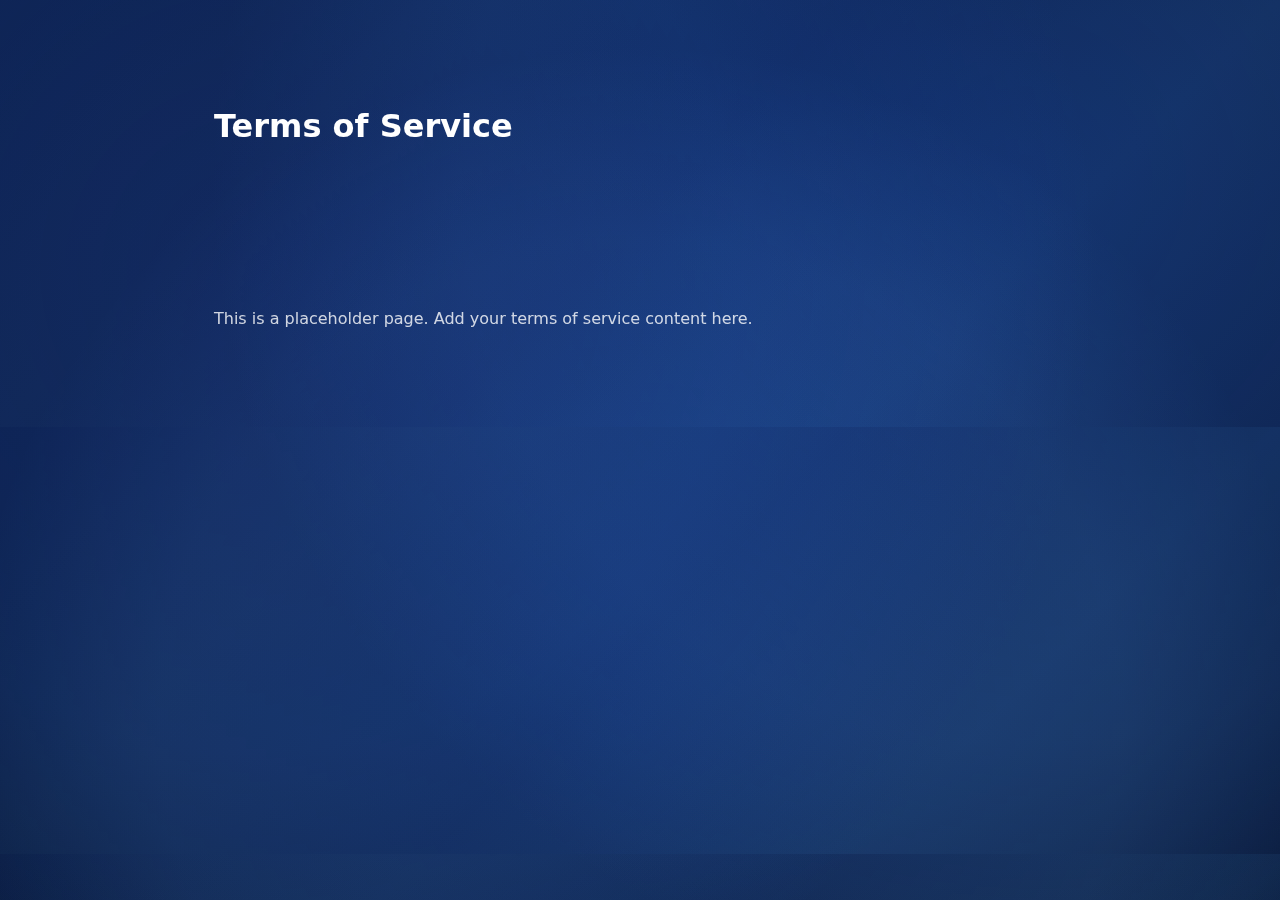
<file: terms.html>
<!DOCTYPE html>
<html lang="en">
  <head>
    <meta charset="UTF-8" />
    <meta name="viewport" content="width=device-width, initial-scale=1.0" />
    <title>Terms of Service | Wov Labs</title>
    <link rel="stylesheet" href="./styles.css" />
  </head>
  <body>
    <main style="max-width: 900px; margin: 0 auto; padding: 80px 24px;">
      <h1 style="color: #ffffff; margin-bottom: 12px;">Terms of Service</h1>
      <p style="color: rgba(255,255,255,0.8);">This is a placeholder page. Add your terms of service content here.</p>
    </main>
  </body>
</html>
</file>
